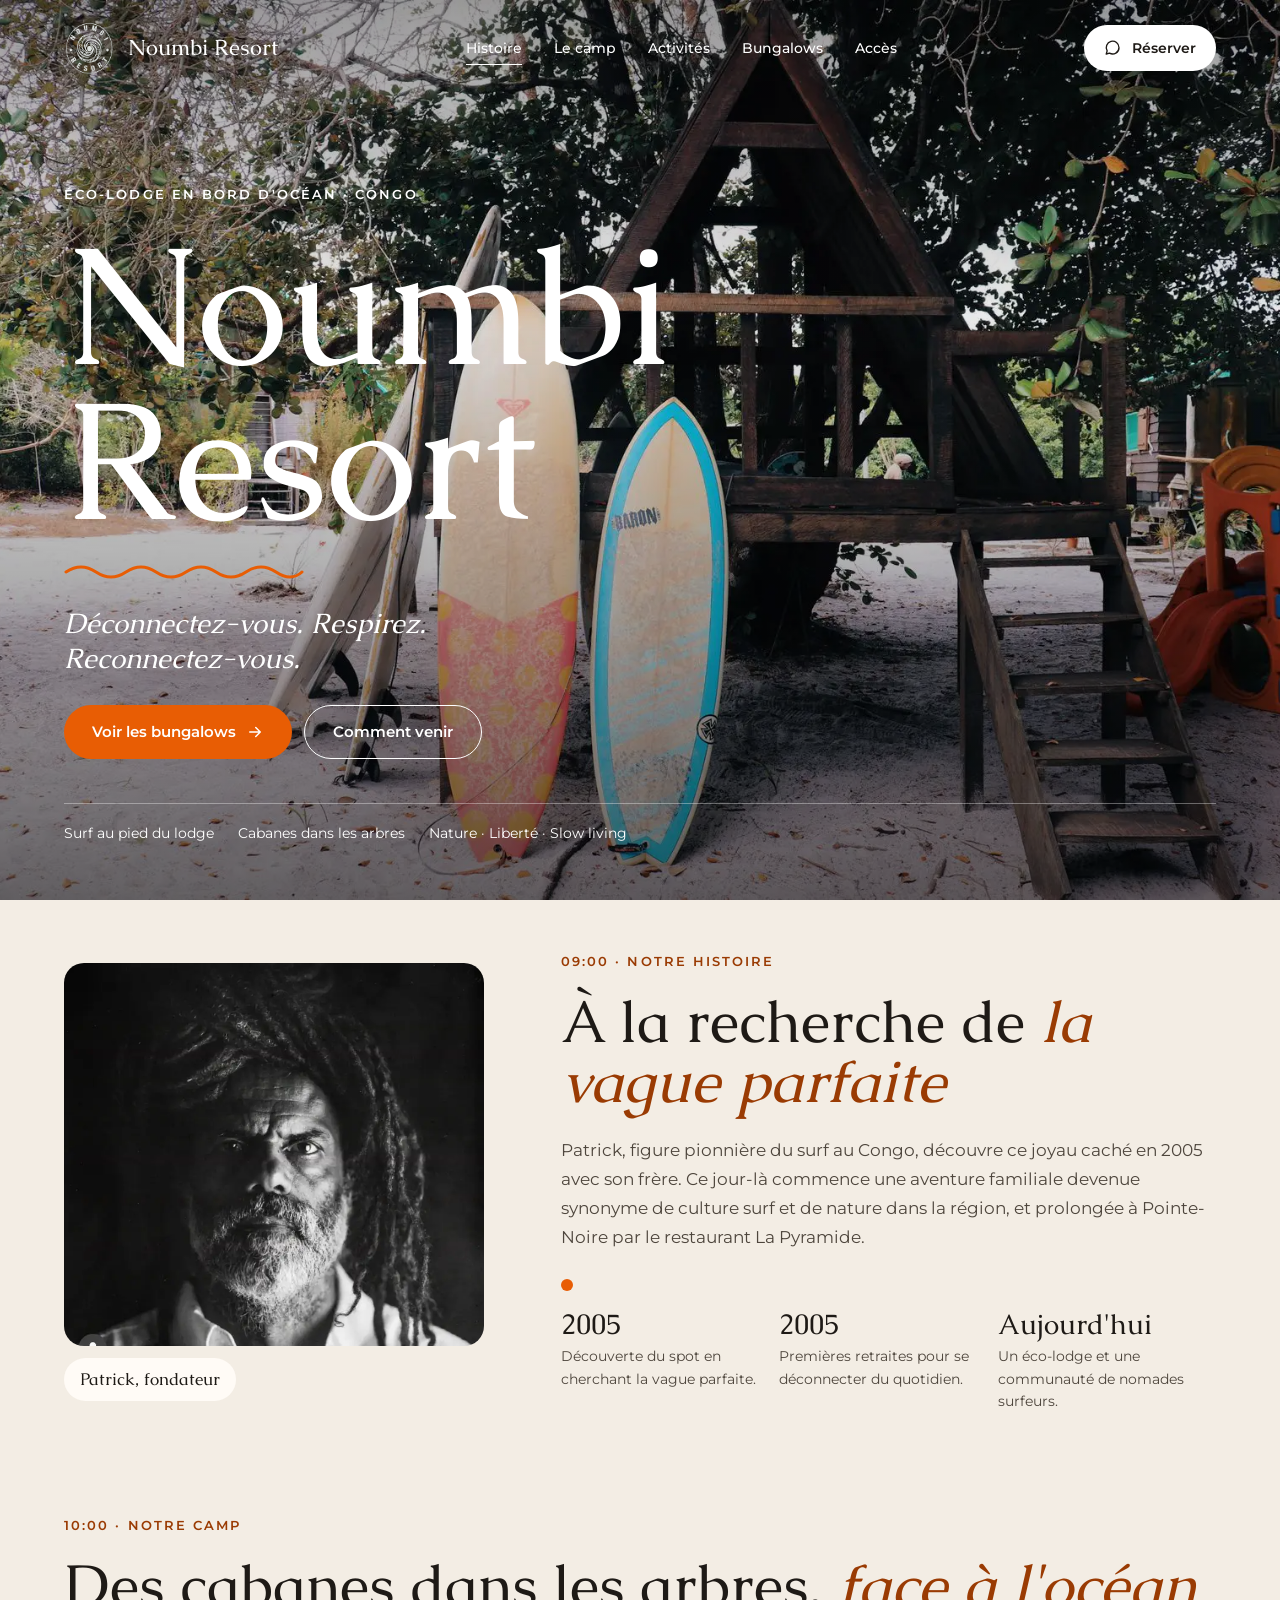
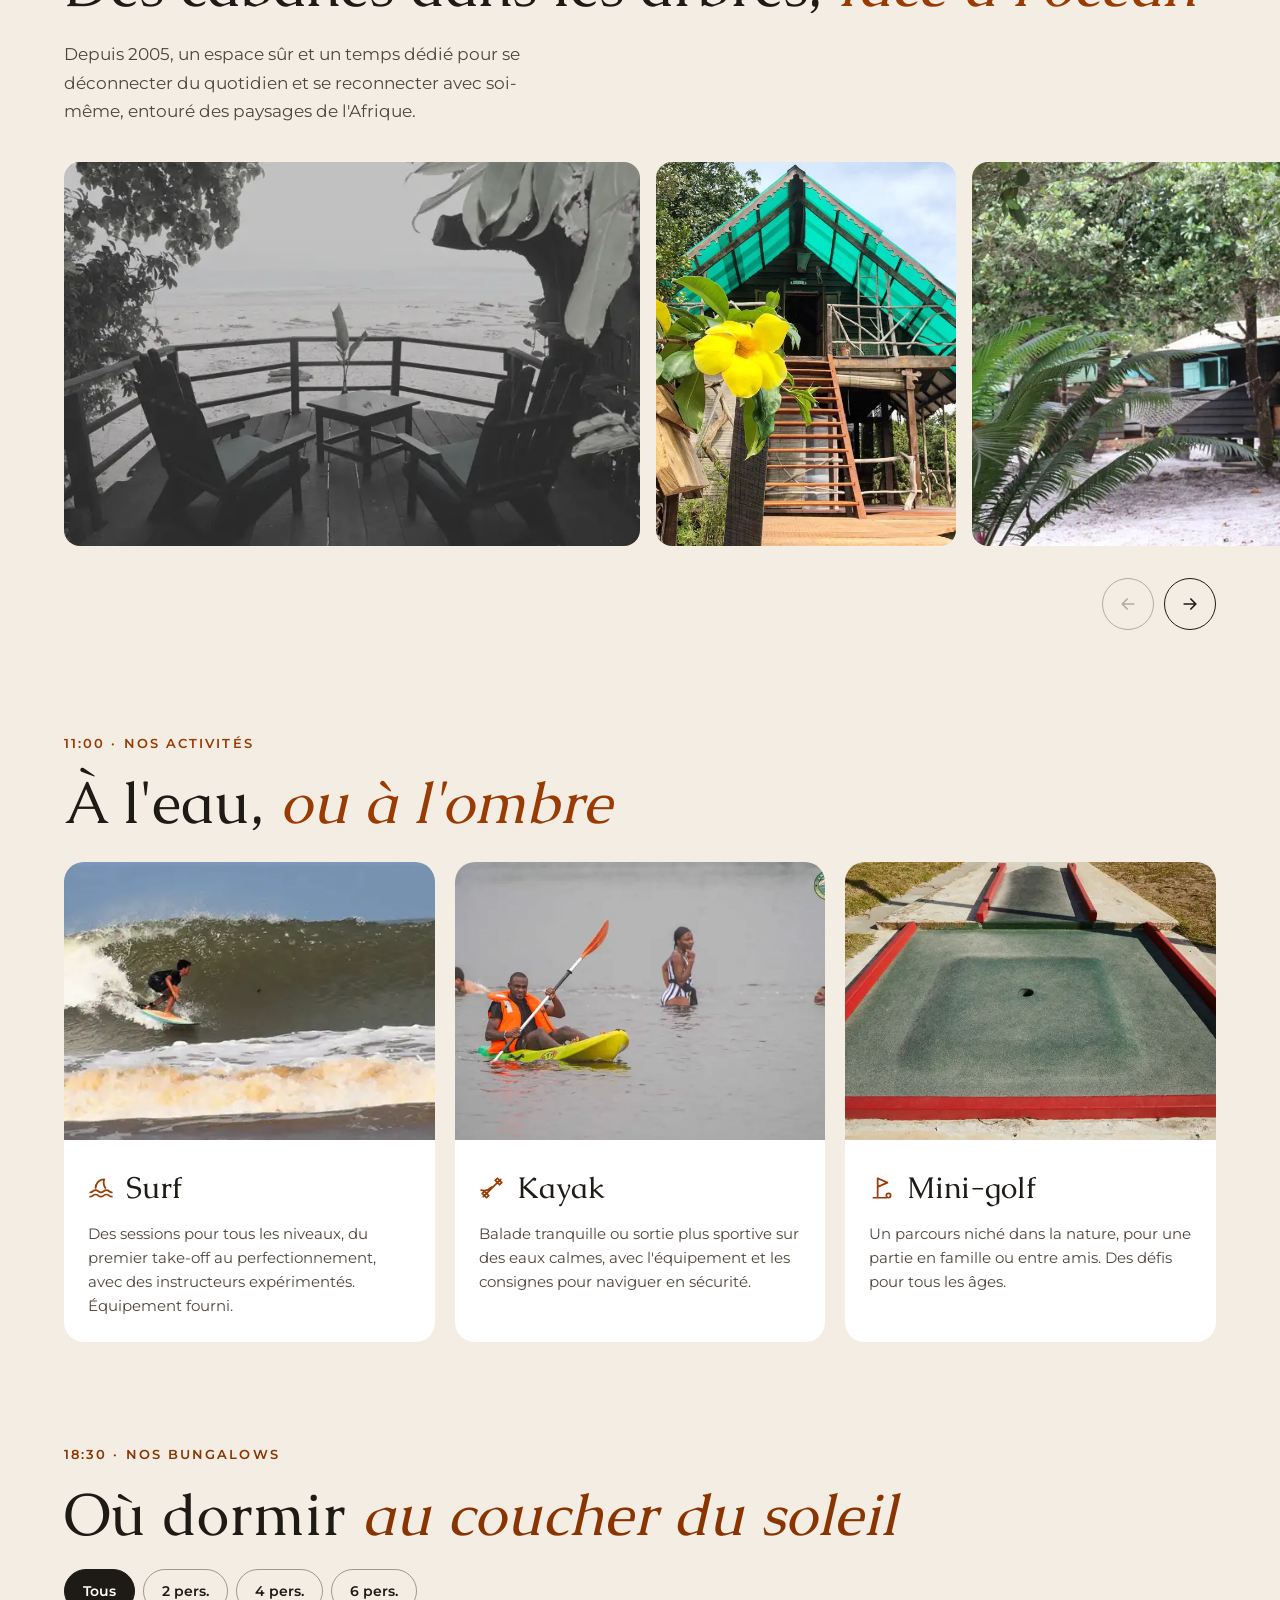
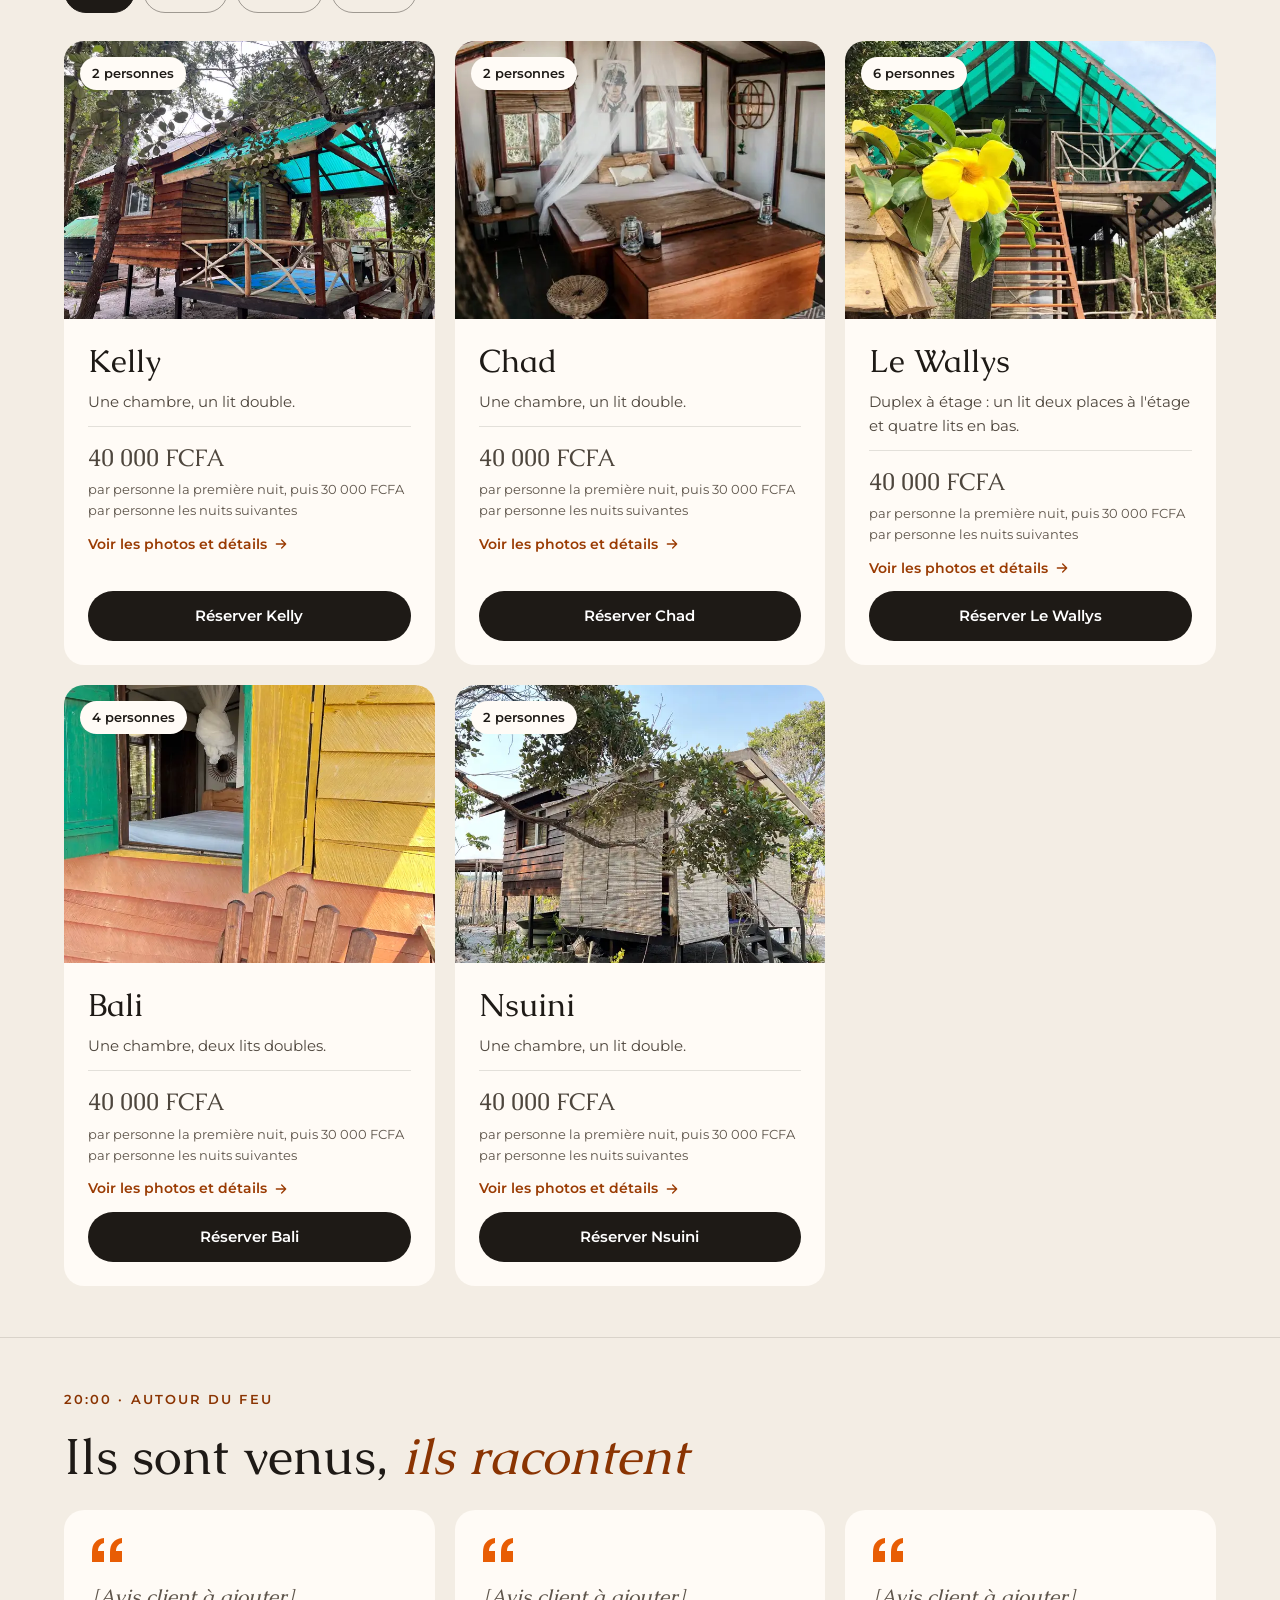
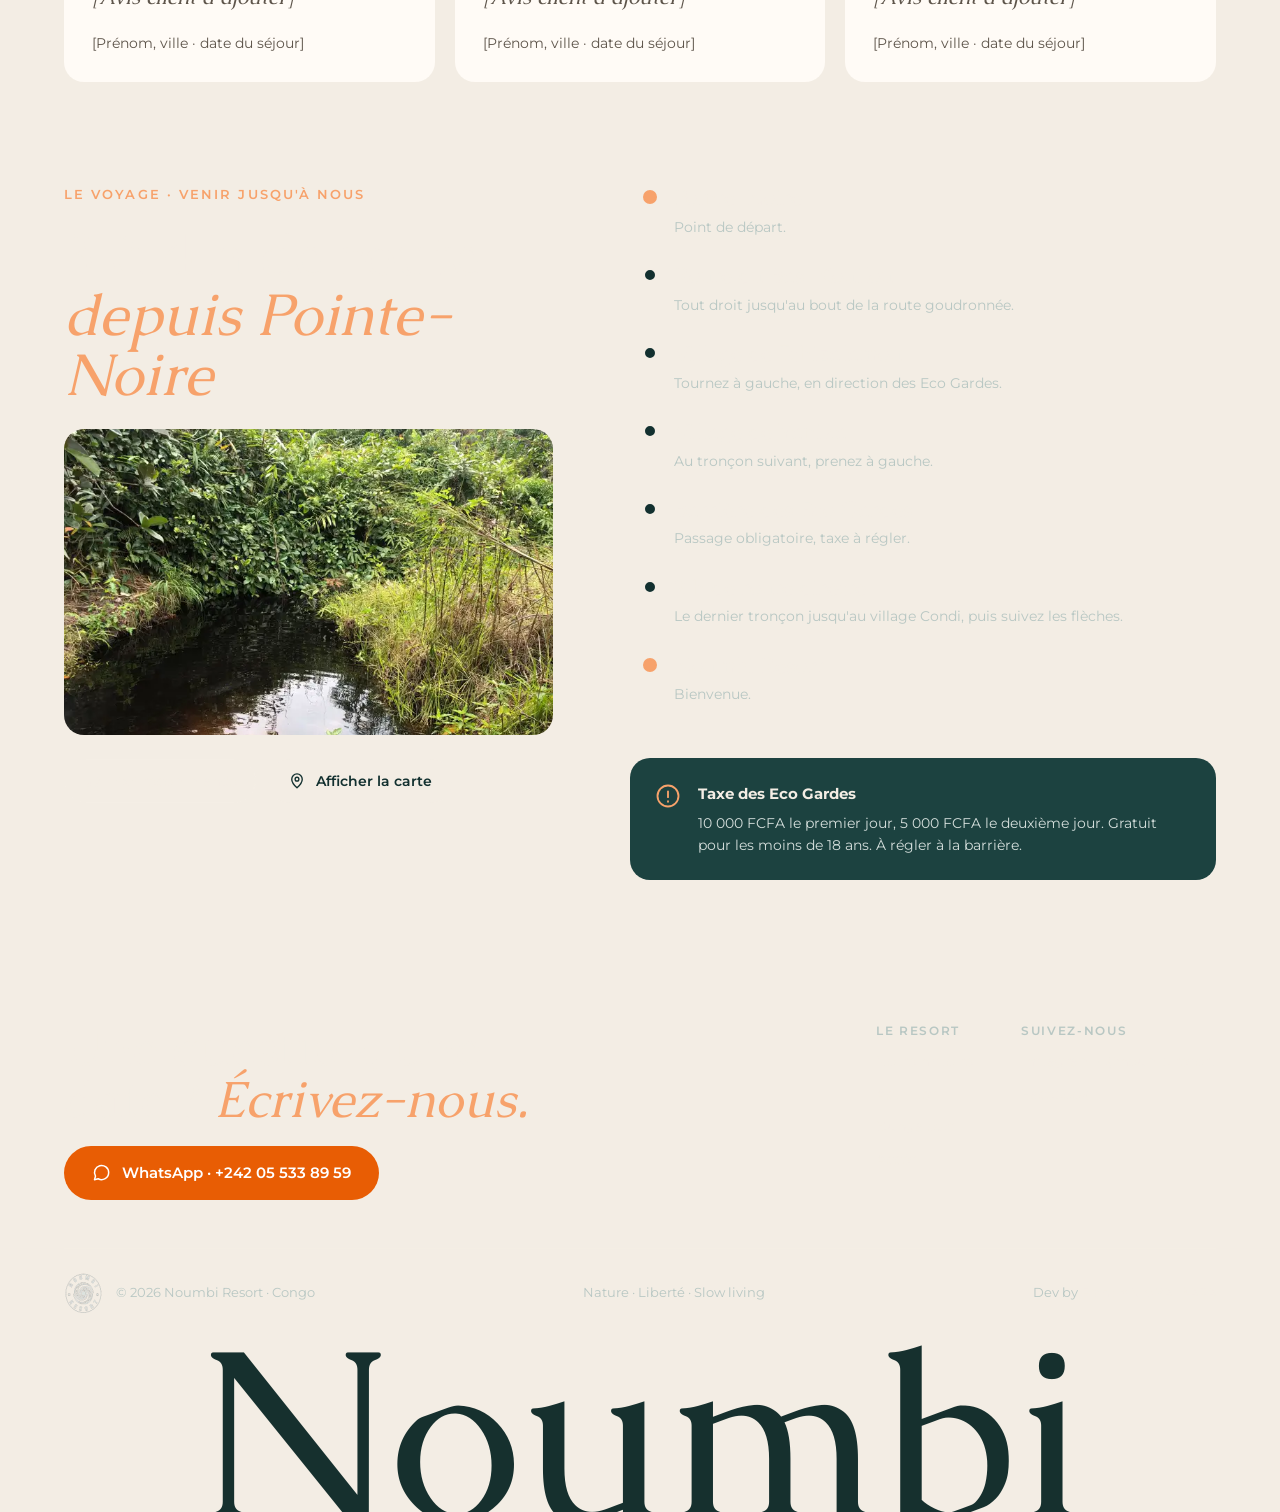
<file: index.html>
<!doctype html>
<html lang="fr">
<head>
  <meta charset="utf-8">
  <meta name="viewport" content="width=device-width, initial-scale=1">
  <title>Noumbi Resort · Éco-lodge et surf en bord d'océan, Congo</title>
  <meta name="description" content="Éco-lodge en bord d'océan au Congo, à 3 à 4 h de Pointe-Noire. Surf au pied du lodge, kayak, mini-golf et bungalows dans les arbres. Réservation sur WhatsApp.">
  <meta name="theme-color" content="#F3EDE4">
  <meta property="og:title" content="Noumbi Resort · Une retraite nomade en Afrique">
  <meta property="og:description" content="Déconnectez-vous. Respirez. Reconnectez-vous. Éco-lodge et spot de surf au Congo.">
  <meta property="og:image" content="https://francisnkwaibara.github.io/noumbi-resort/assets/img/og-image.jpg">
  <meta property="og:type" content="website">
  <link rel="icon" href="assets/img/favicon.png" type="image/png">
  <link rel="preconnect" href="https://fonts.googleapis.com">
  <link rel="preconnect" href="https://fonts.gstatic.com" crossorigin>
  <link rel="stylesheet" href="https://fonts.googleapis.com/css2?family=Caudex:ital,wght@0,400;0,700;1,400&family=Montserrat:wght@400;500;600&display=swap">
  <link rel="preload" as="image" href="assets/img/hero-surf-700.webp" media="(max-width: 899px)">
  <link rel="preload" as="image" href="assets/img/hero-surf.webp" media="(min-width: 900px)">
  <link rel="stylesheet" href="css/style.css?v=2026110101">
  <script>document.documentElement.classList.add('js')</script>
  <script src="js/main.js?v=2026110101" defer></script>
</head>
<body>
  <a class="skip" href="#contenu">Aller au contenu</a>

  <header class="site-header">
    <div class="wrap header-row">
      <a href="#top" class="brand">
        <img src="assets/img/logo-blanc.webp" alt="" width="52" height="52">
        <span>Noumbi Resort</span>
      </a>
      <nav class="nav" id="nav" aria-label="Navigation principale">
        <a href="#histoire">Histoire</a>
        <a href="#camp">Le camp</a>
        <a href="#activites">Activités</a>
        <a href="#bungalows">Bungalows</a>
        <a href="#acces">Accès</a>
      </nav>
      <a class="btn-pill btn-white header-cta" href="https://wa.me/242055338959" target="_blank" rel="noopener">
        <svg width="18" height="18" viewBox="0 0 24 24" fill="none" stroke="currentColor" stroke-width="1.8" stroke-linecap="round" stroke-linejoin="round" aria-hidden="true"><path d="M20 11.5a8.5 8.5 0 0 1-12.6 7.4L3 20l1.2-4.2A8.5 8.5 0 1 1 20 11.5z"/></svg>
        Réserver
      </a>
      <button class="menu-btn" type="button" aria-expanded="false" aria-controls="nav" aria-label="Ouvrir le menu">
        <span></span><span></span>
      </button>
    </div>
  </header>

  <main id="contenu">

    <!-- 06:30 · ACCUEIL -->
    <section id="top" class="hero" data-bg="#F3EDE4" aria-label="Accueil">
      <div class="hero-media" aria-hidden="true">
        <!--
          Option vidéo (desktop seulement, chargée par main.js) :
          ajouter data-video="assets/video/vagues.mp4" sur .hero-media
          (boucle muette de 5 s, moins de 1,5 Mo)
        -->
        <img src="assets/img/hero-surf.webp" srcset="assets/img/hero-surf-700.webp 700w, assets/img/hero-surf.webp 1600w" sizes="100vw" alt="" width="1600" height="1066" fetchpriority="high">
      </div>
      <div class="hero-scrim" aria-hidden="true"></div>
      <div class="wrap hero-content">
        <p class="eyebrow hero-in">Éco-lodge en bord d'océan · Congo</p>
        <h1 class="hero-title" aria-label="Noumbi Resort">
          <span class="word" aria-hidden="true">Noumbi</span>
          <span class="word" aria-hidden="true">Resort</span>
        </h1>
        <svg class="wave" viewBox="0 0 240 20" width="240" height="20" fill="none" aria-hidden="true"><path d="M2 10 Q 17 0 32 10 T 62 10 T 92 10 T 122 10 T 152 10 T 182 10 T 212 10 T 238 10" stroke="currentColor" stroke-width="3" stroke-linecap="round" pathLength="1"/></svg>
        <p class="hero-tagline hero-in">Déconnectez-vous. Respirez. Reconnectez-vous.</p>
        <div class="hero-actions hero-in">
          <a class="btn-pill btn-accent btn-lg" href="#bungalows">Voir les bungalows
            <svg width="18" height="18" viewBox="0 0 24 24" fill="none" stroke="currentColor" stroke-width="2" stroke-linecap="round" stroke-linejoin="round" aria-hidden="true"><path d="M5 12h14M13 6l6 6-6 6"/></svg>
          </a>
          <a class="btn-pill btn-outline-light btn-lg" href="#acces">Comment venir</a>
        </div>
        <ul class="hero-tags hero-in" role="list">
          <li>Surf au pied du lodge</li>
          <li>Cabanes dans les arbres</li>
          <li>Nature · Liberté · Slow living</li>
        </ul>
      </div>
    </section>

    <!-- 09:00 · HISTOIRE -->
    <section id="histoire" class="section" data-bg="#F3EDE4" aria-labelledby="h-histoire">
      <div class="wrap split">
        <figure class="patrick reveal">
          <img src="assets/img/patrick.webp" srcset="assets/img/patrick-700.webp 700w, assets/img/patrick.webp 1169w" sizes="(min-width: 900px) 420px, 300px" alt="Portrait de Patrick, fondateur de Noumbi Resort" width="1169" height="1066" loading="lazy">
          <figcaption>Patrick, fondateur</figcaption>
        </figure>
        <div class="split-text">
          <p class="kicker">09:00 · Notre histoire</p>
          <h2 id="h-histoire" class="h2 reveal">À la recherche de <em>la vague parfaite</em></h2>
          <p class="body reveal">Patrick, figure pionnière du surf au Congo, découvre ce joyau caché en 2005 avec son frère. Ce jour-là commence une aventure familiale devenue synonyme de culture surf et de nature dans la région, et prolongée à Pointe-Noire par le restaurant La Pyramide.</p>
          <ol class="timeline">
            <li class="is-first"><span class="year">2005</span><span>Découverte du spot en cherchant la vague parfaite.</span></li>
            <li><span class="year">2005</span><span>Premières retraites pour se déconnecter du quotidien.</span></li>
            <li><span class="year">Aujourd'hui</span><span>Un éco-lodge et une communauté de nomades surfeurs.</span></li>
          </ol>
        </div>
      </div>
    </section>

    <!-- 10:00 · CAMP -->
    <section id="camp" class="section section-white" data-bg="#FFFFFF" aria-labelledby="h-camp">
      <div class="wrap section-head">
        <div>
          <p class="kicker">10:00 · Notre camp</p>
          <h2 id="h-camp" class="h2 reveal">Des cabanes dans les arbres, <em>face à l'océan</em></h2>
        </div>
        <p class="body narrow reveal">Depuis 2005, un espace sûr et un temps dédié pour se déconnecter du quotidien et se reconnecter avec soi-même, entouré des paysages de l'Afrique.</p>
      </div>
      <div class="gallery-wrap">
        <div class="gallery" tabindex="0" aria-label="Galerie photos du camp, faire défiler horizontalement">
          <figure class="g-wide"><img src="assets/img/terrasse-700.webp" srcset="assets/img/terrasse-700.webp 700w, assets/img/terrasse.webp 1400w" sizes="(min-width: 900px) 660px, 85vw" alt="Terrasse en bois face à l'océan" loading="lazy"></figure>
          <figure class="g-tall"><img src="assets/img/cabane-arbre-700.webp" srcset="assets/img/cabane-arbre-700.webp 700w, assets/img/cabane-arbre.webp 1200w" sizes="(min-width: 900px) 345px, 220px" alt="Cabane perchée au toit vert" loading="lazy"></figure>
          <figure class="g-wide"><img src="assets/img/camp-700.webp" srcset="assets/img/camp-700.webp 700w, assets/img/camp.webp 1200w" sizes="(min-width: 900px) 660px, 85vw" alt="Bungalow sur le sable, sous les arbres" loading="lazy"></figure>
          <figure class="g-tall"><img src="assets/img/bungalow-couleurs-700.webp" srcset="assets/img/bungalow-couleurs-700.webp 700w, assets/img/bungalow-couleurs.webp 1200w" sizes="(min-width: 900px) 345px, 220px" alt="Fenêtre colorée d'un bungalow" loading="lazy"></figure>
          <figure class="g-wide"><img src="assets/img/chambre-700.webp" srcset="assets/img/chambre-700.webp 700w, assets/img/chambre.webp 1024w" sizes="(min-width: 900px) 660px, 85vw" alt="Chambre avec moustiquaire et bois naturel" loading="lazy"></figure>
          <figure class="g-tall"><img src="assets/img/cabane-sable-700.webp" srcset="assets/img/cabane-sable-700.webp 700w, assets/img/cabane-sable.webp 1200w" sizes="(min-width: 900px) 345px, 220px" alt="Cabane en bois sur pilotis" loading="lazy"></figure>
        </div>
        <div class="gallery-nav">
          <button type="button" class="round-btn" data-dir="-1" aria-label="Photos précédentes"><svg width="20" height="20" viewBox="0 0 24 24" fill="none" stroke="currentColor" stroke-width="2" stroke-linecap="round" stroke-linejoin="round" aria-hidden="true"><path d="M19 12H5M11 6l-6 6 6 6"/></svg></button>
          <button type="button" class="round-btn" data-dir="1" aria-label="Photos suivantes"><svg width="20" height="20" viewBox="0 0 24 24" fill="none" stroke="currentColor" stroke-width="2" stroke-linecap="round" stroke-linejoin="round" aria-hidden="true"><path d="M5 12h14M13 6l6 6-6 6"/></svg></button>
        </div>
      </div>
    </section>

    <!-- 11:00 · ACTIVITÉS -->
    <section id="activites" class="section" data-bg="#F3EDE4" aria-labelledby="h-activites">
      <div class="wrap">
        <div class="section-head">
          <div>
            <p class="kicker">11:00 · Nos activités</p>
            <h2 id="h-activites" class="h2 reveal">À l'eau, <em>ou à l'ombre</em></h2>
          </div>
        </div>
        <div class="cards-3">
          <article class="card reveal">
            <div class="card-media"><img src="assets/img/surf-700.webp" srcset="assets/img/surf-700.webp 700w, assets/img/surf.webp 1080w" sizes="(min-width: 1100px) 33vw, (min-width: 700px) 50vw, 100vw" alt="Surfeur dans le creux d'une vague à Noumbi" loading="lazy" width="1080" height="504" style="object-position: 30% center"></div>
            <div class="card-body">
              <h3><svg width="26" height="26" viewBox="0 0 24 24" fill="none" stroke="currentColor" stroke-width="1.6" stroke-linecap="round" stroke-linejoin="round" aria-hidden="true"><path d="M2 16c2.5 0 2.5-2 5-2s2.5 2 5 2 2.5-2 5-2 2.5 2 5 2M2 20c2.5 0 2.5-2 5-2s2.5 2 5 2 2.5-2 5-2 2.5 2 5 2M7 12c0-4 3-8 8-8-1 3-1 5 1 8"/></svg>Surf</h3>
              <p>Des sessions pour tous les niveaux, du premier take-off au perfectionnement, avec des instructeurs expérimentés. Équipement fourni.</p>
            </div>
          </article>
          <article class="card reveal">
            <div class="card-media"><img src="assets/img/kayak-700.webp" alt="Sortie en kayak à Noumbi" loading="lazy" width="700" height="466"></div>
            <div class="card-body">
              <h3><svg width="26" height="26" viewBox="0 0 24 24" fill="none" stroke="currentColor" stroke-width="1.6" stroke-linecap="round" stroke-linejoin="round" aria-hidden="true"><path d="M4 20 20 4M17 3l4 4-2 2-4-4zM3 17l4 4 2-2-4-4zM2 14c4 1 7 0 10-3"/></svg>Kayak</h3>
              <p>Balade tranquille ou sortie plus sportive sur des eaux calmes, avec l'équipement et les consignes pour naviguer en sécurité.</p>
            </div>
          </article>
          <article class="card reveal">
            <div class="card-media"><img src="assets/img/minigolf-700.webp" alt="Parcours de mini-golf du resort" loading="lazy" width="700" height="466"></div>
            <div class="card-body">
              <h3><svg width="26" height="26" viewBox="0 0 24 24" fill="none" stroke="currentColor" stroke-width="1.6" stroke-linecap="round" stroke-linejoin="round" aria-hidden="true"><path d="M8 21V3l9 4-9 4M4 21h12"/><circle cx="18" cy="19" r="2"/></svg>Mini-golf</h3>
              <p>Un parcours niché dans la nature, pour une partie en famille ou entre amis. Des défis pour tous les âges.</p>
            </div>
          </article>
        </div>
      </div>
    </section>

    <!-- 18:30 · BUNGALOWS -->
    <section id="bungalows" class="section section-sunset" data-bg="#F6DCC4" aria-labelledby="h-bungalows">
      <div class="wrap">
        <div class="section-head">
          <div>
            <p class="kicker">18:30 · Nos bungalows</p>
            <h2 id="h-bungalows" class="h2 reveal">Où dormir <em>au coucher du soleil</em></h2>
          </div>
          <div class="filters" role="group" aria-label="Filtrer par capacité">
            <button type="button" class="pill is-on" data-cap="all" aria-pressed="true">Tous</button>
            <button type="button" class="pill" data-cap="2" aria-pressed="false">2 pers.</button>
            <button type="button" class="pill" data-cap="4" aria-pressed="false">4 pers.</button>
            <button type="button" class="pill" data-cap="6" aria-pressed="false">6 pers.</button>
          </div>
        </div>

        <!--
          Toute la carte mène à la page du bungalow (bungalow.html?b=…).
          Les photos de la galerie se gèrent dans js/bungalows.js, la carte garde une seule photo.
        -->
        <ul class="bungalows" role="list">
          <li class="bungalow reveal" id="b-kelly" data-cap="2" data-name="Kelly">
            <div class="slides"><img src="assets/img/kelly-700.webp" alt="Bungalow Kelly" loading="lazy" width="700" height="526"></div>
            <span class="cap-badge">2 personnes</span>
            <div class="b-body">
              <h3><a class="b-link" href="bungalow.html?b=kelly">Kelly</a></h3>
              <p>Une chambre, un lit double.</p>
              <p class="price"><strong>40 000 FCFA</strong><span>par personne la première nuit, puis 30 000 FCFA par personne les nuits suivantes</span></p>
              <span class="b-see">Voir les photos et détails <svg width="16" height="16" viewBox="0 0 24 24" fill="none" stroke="currentColor" stroke-width="2" stroke-linecap="round" stroke-linejoin="round" aria-hidden="true"><path d="M5 12h14M13 6l6 6-6 6"/></svg></span>
              <a class="btn-pill btn-dark btn-block wa-book" href="https://wa.me/242055338959" target="_blank" rel="noopener">Réserver Kelly</a>
            </div>
          </li>
          <li class="bungalow reveal" id="b-chad" data-cap="2" data-name="Chad">
            <div class="slides"><img src="assets/img/chambre-700.webp" alt="Bungalow Chad" loading="lazy" width="700" height="466"></div>
            <span class="cap-badge">2 personnes</span>
            <div class="b-body">
              <h3><a class="b-link" href="bungalow.html?b=chad">Chad</a></h3>
              <p>Une chambre, un lit double.</p>
              <p class="price"><strong>40 000 FCFA</strong><span>par personne la première nuit, puis 30 000 FCFA par personne les nuits suivantes</span></p>
              <span class="b-see">Voir les photos et détails <svg width="16" height="16" viewBox="0 0 24 24" fill="none" stroke="currentColor" stroke-width="2" stroke-linecap="round" stroke-linejoin="round" aria-hidden="true"><path d="M5 12h14M13 6l6 6-6 6"/></svg></span>
              <a class="btn-pill btn-dark btn-block wa-book" href="https://wa.me/242055338959" target="_blank" rel="noopener">Réserver Chad</a>
            </div>
          </li>
          <li class="bungalow reveal" id="b-le-wallys" data-cap="6" data-name="Le Wallys">
            <div class="slides"><img src="assets/img/cabane-arbre-700.webp" alt="Bungalow Le Wallys" loading="lazy" width="700" height="700"></div>
            <span class="cap-badge">6 personnes</span>
            <div class="b-body">
              <h3><a class="b-link" href="bungalow.html?b=le-wallys">Le Wallys</a></h3>
              <p>Duplex à étage : un lit deux places à l'étage et quatre lits en bas.</p>
              <p class="price"><strong>40 000 FCFA</strong><span>par personne la première nuit, puis 30 000 FCFA par personne les nuits suivantes</span></p>
              <span class="b-see">Voir les photos et détails <svg width="16" height="16" viewBox="0 0 24 24" fill="none" stroke="currentColor" stroke-width="2" stroke-linecap="round" stroke-linejoin="round" aria-hidden="true"><path d="M5 12h14M13 6l6 6-6 6"/></svg></span>
              <a class="btn-pill btn-dark btn-block wa-book" href="https://wa.me/242055338959" target="_blank" rel="noopener">Réserver Le Wallys</a>
            </div>
          </li>
          <li class="bungalow reveal" id="b-bali" data-cap="4" data-name="Bali">
            <div class="slides"><img src="assets/img/bungalow-couleurs-700.webp" alt="Bungalow Bali" loading="lazy" width="700" height="933"></div>
            <span class="cap-badge">4 personnes</span>
            <div class="b-body">
              <h3><a class="b-link" href="bungalow.html?b=bali">Bali</a></h3>
              <p>Une chambre, deux lits doubles.</p>
              <p class="price"><strong>40 000 FCFA</strong><span>par personne la première nuit, puis 30 000 FCFA par personne les nuits suivantes</span></p>
              <span class="b-see">Voir les photos et détails <svg width="16" height="16" viewBox="0 0 24 24" fill="none" stroke="currentColor" stroke-width="2" stroke-linecap="round" stroke-linejoin="round" aria-hidden="true"><path d="M5 12h14M13 6l6 6-6 6"/></svg></span>
              <a class="btn-pill btn-dark btn-block wa-book" href="https://wa.me/242055338959" target="_blank" rel="noopener">Réserver Bali</a>
            </div>
          </li>
          <li class="bungalow reveal" id="b-nsuini" data-cap="2" data-name="Nsuini">
            <div class="slides"><img src="assets/img/cabane-sable-700.webp" alt="Bungalow Nsuini" loading="lazy" width="700" height="933"></div>
            <span class="cap-badge">2 personnes</span>
            <div class="b-body">
              <h3><a class="b-link" href="bungalow.html?b=nsuini">Nsuini</a></h3>
              <p>Une chambre, un lit double.</p>
              <p class="price"><strong>40 000 FCFA</strong><span>par personne la première nuit, puis 30 000 FCFA par personne les nuits suivantes</span></p>
              <span class="b-see">Voir les photos et détails <svg width="16" height="16" viewBox="0 0 24 24" fill="none" stroke="currentColor" stroke-width="2" stroke-linecap="round" stroke-linejoin="round" aria-hidden="true"><path d="M5 12h14M13 6l6 6-6 6"/></svg></span>
              <a class="btn-pill btn-dark btn-block wa-book" href="https://wa.me/242055338959" target="_blank" rel="noopener">Réserver Nsuini</a>
            </div>
          </li>
        </ul>
      </div>
    </section>

    <!-- 20:00 · AVIS -->
    <section class="section section-sunset section-line" data-bg="#F6DCC4" aria-labelledby="h-avis">
      <div class="wrap">
        <div class="section-head">
          <div>
            <p class="kicker">20:00 · Autour du feu</p>
            <h2 id="h-avis" class="h2 h2-sm reveal">Ils sont venus, <em>ils racontent</em></h2>
          </div>
        </div>
        <!-- À REMPLACER : 3 vrais avis (Google, Facebook, messages), avec l'accord des clients -->
        <div class="cards-3">
          <figure class="review reveal">
            <svg width="32" height="24" viewBox="0 0 32 24" fill="currentColor" aria-hidden="true"><path d="M0 24V14C0 6 4 1 12 0v5c-4 1-6 4-6 8h6v11zm18 0V14c0-8 4-13 12-14v5c-4 1-6 4-6 8h6v11z"/></svg>
            <blockquote>[Avis client à ajouter]</blockquote>
            <figcaption>[Prénom, ville · date du séjour]</figcaption>
          </figure>
          <figure class="review reveal">
            <svg width="32" height="24" viewBox="0 0 32 24" fill="currentColor" aria-hidden="true"><path d="M0 24V14C0 6 4 1 12 0v5c-4 1-6 4-6 8h6v11zm18 0V14c0-8 4-13 12-14v5c-4 1-6 4-6 8h6v11z"/></svg>
            <blockquote>[Avis client à ajouter]</blockquote>
            <figcaption>[Prénom, ville · date du séjour]</figcaption>
          </figure>
          <figure class="review reveal">
            <svg width="32" height="24" viewBox="0 0 32 24" fill="currentColor" aria-hidden="true"><path d="M0 24V14C0 6 4 1 12 0v5c-4 1-6 4-6 8h6v11zm18 0V14c0-8 4-13 12-14v5c-4 1-6 4-6 8h6v11z"/></svg>
            <blockquote>[Avis client à ajouter]</blockquote>
            <figcaption>[Prénom, ville · date du séjour]</figcaption>
          </figure>
        </div>
      </div>
    </section>

    <!-- 21:00 · ACCÈS -->
    <section id="acces" class="section section-night" data-bg="#12302F" aria-labelledby="h-acces">
      <div class="wrap split split-top">
        <div class="acces-side">
          <p class="kicker">Le voyage · Venir jusqu'à nous</p>
          <h2 id="h-acces" class="h2 reveal">3 à 4 h de route <em>depuis Pointe-Noire</em></h2>
          <!--
            Carte chargée uniquement au clic (économise les données).
            À VÉRIFIER : la carte du site Bubble pointait près de Brazzaville.
            Remplacer la requête par les coordonnées exactes du resort, ex. q=-3.9,11.4
          -->
          <div class="map" data-map-src="https://www.google.com/maps?q=Noumbi+Resort+Congo&amp;z=11&amp;output=embed">
            <img src="assets/img/riviere-700.webp" srcset="assets/img/riviere-700.webp 700w, assets/img/riviere.webp 1200w" sizes="(min-width: 900px) 600px, 100vw" alt="Rivière bordée de végétation sur la route du resort" loading="lazy" width="700" height="525">
          </div>
          <div class="acces-actions">
            <span class="chip">
              <svg width="20" height="20" viewBox="0 0 24 24" fill="none" stroke="currentColor" stroke-width="1.6" stroke-linecap="round" stroke-linejoin="round" aria-hidden="true"><path d="M3 15v-4l2-5h11l3 5h2v4h-2M3 15h2M9 15h6"/><circle cx="7" cy="16" r="2"/><circle cx="17" cy="16" r="2"/></svg>
              4x4 recommandé
            </span>
            <button type="button" class="btn-pill btn-sand map-btn">
              <svg width="18" height="18" viewBox="0 0 24 24" fill="none" stroke="currentColor" stroke-width="1.8" stroke-linecap="round" stroke-linejoin="round" aria-hidden="true"><path d="M12 21s-7-6.2-7-11.5a7 7 0 0 1 14 0C19 14.8 12 21 12 21z"/><circle cx="12" cy="9.5" r="2.5"/></svg>
              Afficher la carte
            </button>
          </div>
        </div>
        <div class="acces-main">
          <ol class="route">
            <li class="is-end"><strong>Pointe-Noire</strong><span>Point de départ.</span></li>
            <li><strong>Route du Bas-Kouilou</strong><span>Tout droit jusqu'au bout de la route goudronnée.</span></li>
            <li><strong>Village de Tchizalamou</strong><span>Tournez à gauche, en direction des Eco Gardes.</span></li>
            <li><strong>Village de Yanika</strong><span>Au tronçon suivant, prenez à gauche.</span></li>
            <li><strong>Barrière des Eco Gardes</strong><span>Passage obligatoire, taxe à régler.</span></li>
            <li><strong>2 h de route directe</strong><span>Le dernier tronçon jusqu'au village Condi, puis suivez les flèches.</span></li>
            <li class="is-end"><strong>Noumbi Resort</strong><span>Bienvenue.</span></li>
          </ol>
          <div class="notice reveal">
            <svg width="28" height="28" viewBox="0 0 24 24" fill="none" stroke="currentColor" stroke-width="1.6" stroke-linecap="round" stroke-linejoin="round" aria-hidden="true"><circle cx="12" cy="12" r="9"/><path d="M12 8v5M12 16.5v.5"/></svg>
            <div>
              <strong>Taxe des Eco Gardes</strong>
              <p>10 000 FCFA le premier jour, 5 000 FCFA le deuxième jour. Gratuit pour les moins de 18 ans. À régler à la barrière.</p>
            </div>
          </div>
        </div>
      </div>
    </section>
  </main>

  <!-- NUIT · CONTACT -->
  <footer class="site-footer" data-bg="#0C2221">
    <div class="wrap">
      <div class="foot-top">
        <div class="foot-cta">
          <h2 class="h2 h2-sm">Une question, une date ? <em>Écrivez-nous.</em></h2>
          <a class="btn-pill btn-accent btn-lg" href="https://wa.me/242055338959" target="_blank" rel="noopener">
            <svg width="20" height="20" viewBox="0 0 24 24" fill="none" stroke="currentColor" stroke-width="1.8" stroke-linecap="round" stroke-linejoin="round" aria-hidden="true"><path d="M20 11.5a8.5 8.5 0 0 1-12.6 7.4L3 20l1.2-4.2A8.5 8.5 0 1 1 20 11.5z"/></svg>
            WhatsApp · +242 05 533 89 59
          </a>
        </div>
        <div class="foot-cols">
          <div>
            <h3>Le resort</h3>
            <a href="#histoire">Notre histoire</a>
            <a href="#activites">Activités</a>
            <a href="#bungalows">Bungalows</a>
            <a href="#acces">Accès</a>
          </div>
          <div>
            <h3>Suivez-nous</h3>
            <a href="https://www.instagram.com/noumbiresort/" target="_blank" rel="noopener">Instagram · @noumbiresort</a>
            <a href="https://www.facebook.com/Noumbi-Resort-2183032765297582/" target="_blank" rel="noopener">Facebook</a>
          </div>
        </div>
      </div>
      <div class="foot-bottom">
        <div class="foot-brand"><img src="assets/img/logo-blanc.webp" alt="" width="40" height="40" loading="lazy"><span>© <span data-year>2026</span> Noumbi Resort · Congo</span></div>
        <span>Nature · Liberté · Slow living</span>
        <span class="foot-credit">Dev by <a href="https://francisnkwaibara.github.io" target="_blank" rel="noopener">Francis NKWA IBARA</a></span>
      </div>
      <p class="foot-word" aria-hidden="true">Noumbi</p>
    </div>
  </footer>

  <a class="wa-float" href="https://wa.me/242055338959" target="_blank" rel="noopener" aria-label="Écrire à Noumbi Resort sur WhatsApp">
    <svg width="26" height="26" viewBox="0 0 24 24" fill="none" stroke="currentColor" stroke-width="1.8" stroke-linecap="round" stroke-linejoin="round" aria-hidden="true"><path d="M20 11.5a8.5 8.5 0 0 1-12.6 7.4L3 20l1.2-4.2A8.5 8.5 0 1 1 20 11.5z"/></svg>
  </a>
</body>
</html>
</file>
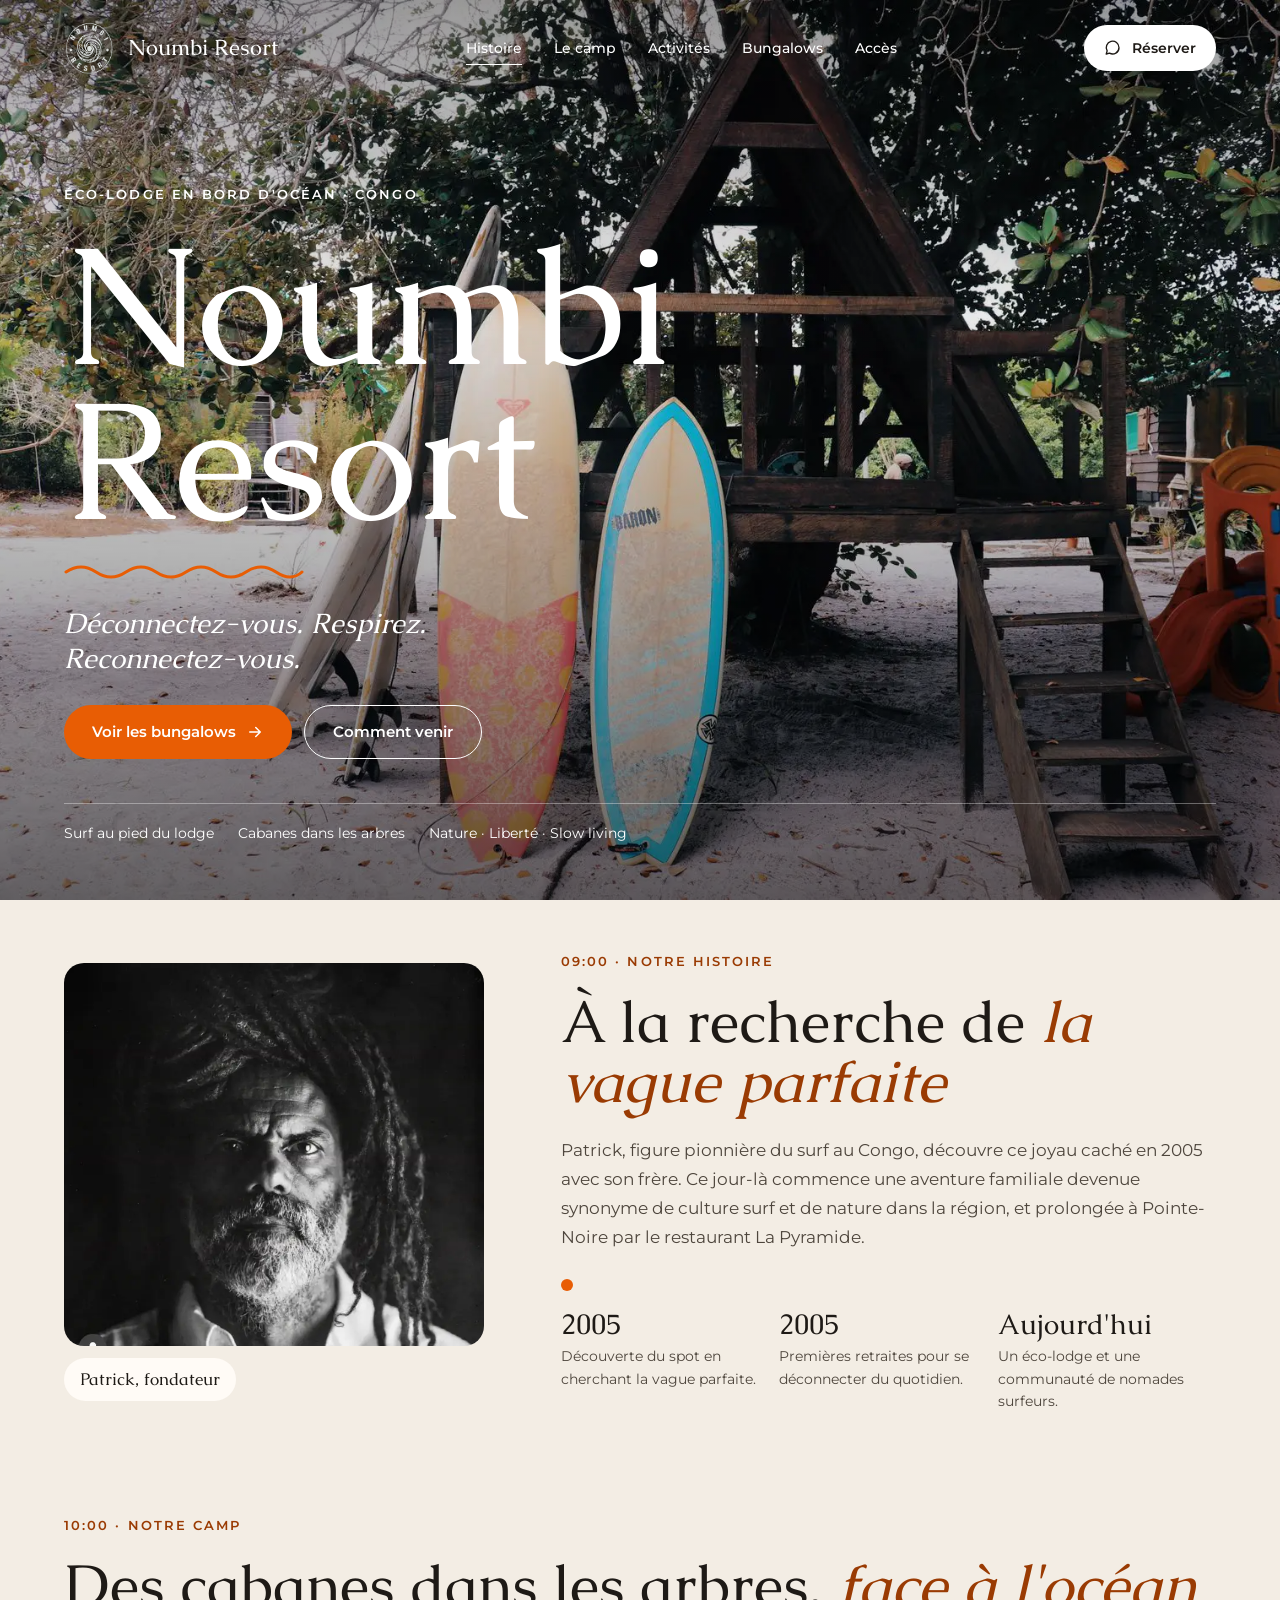
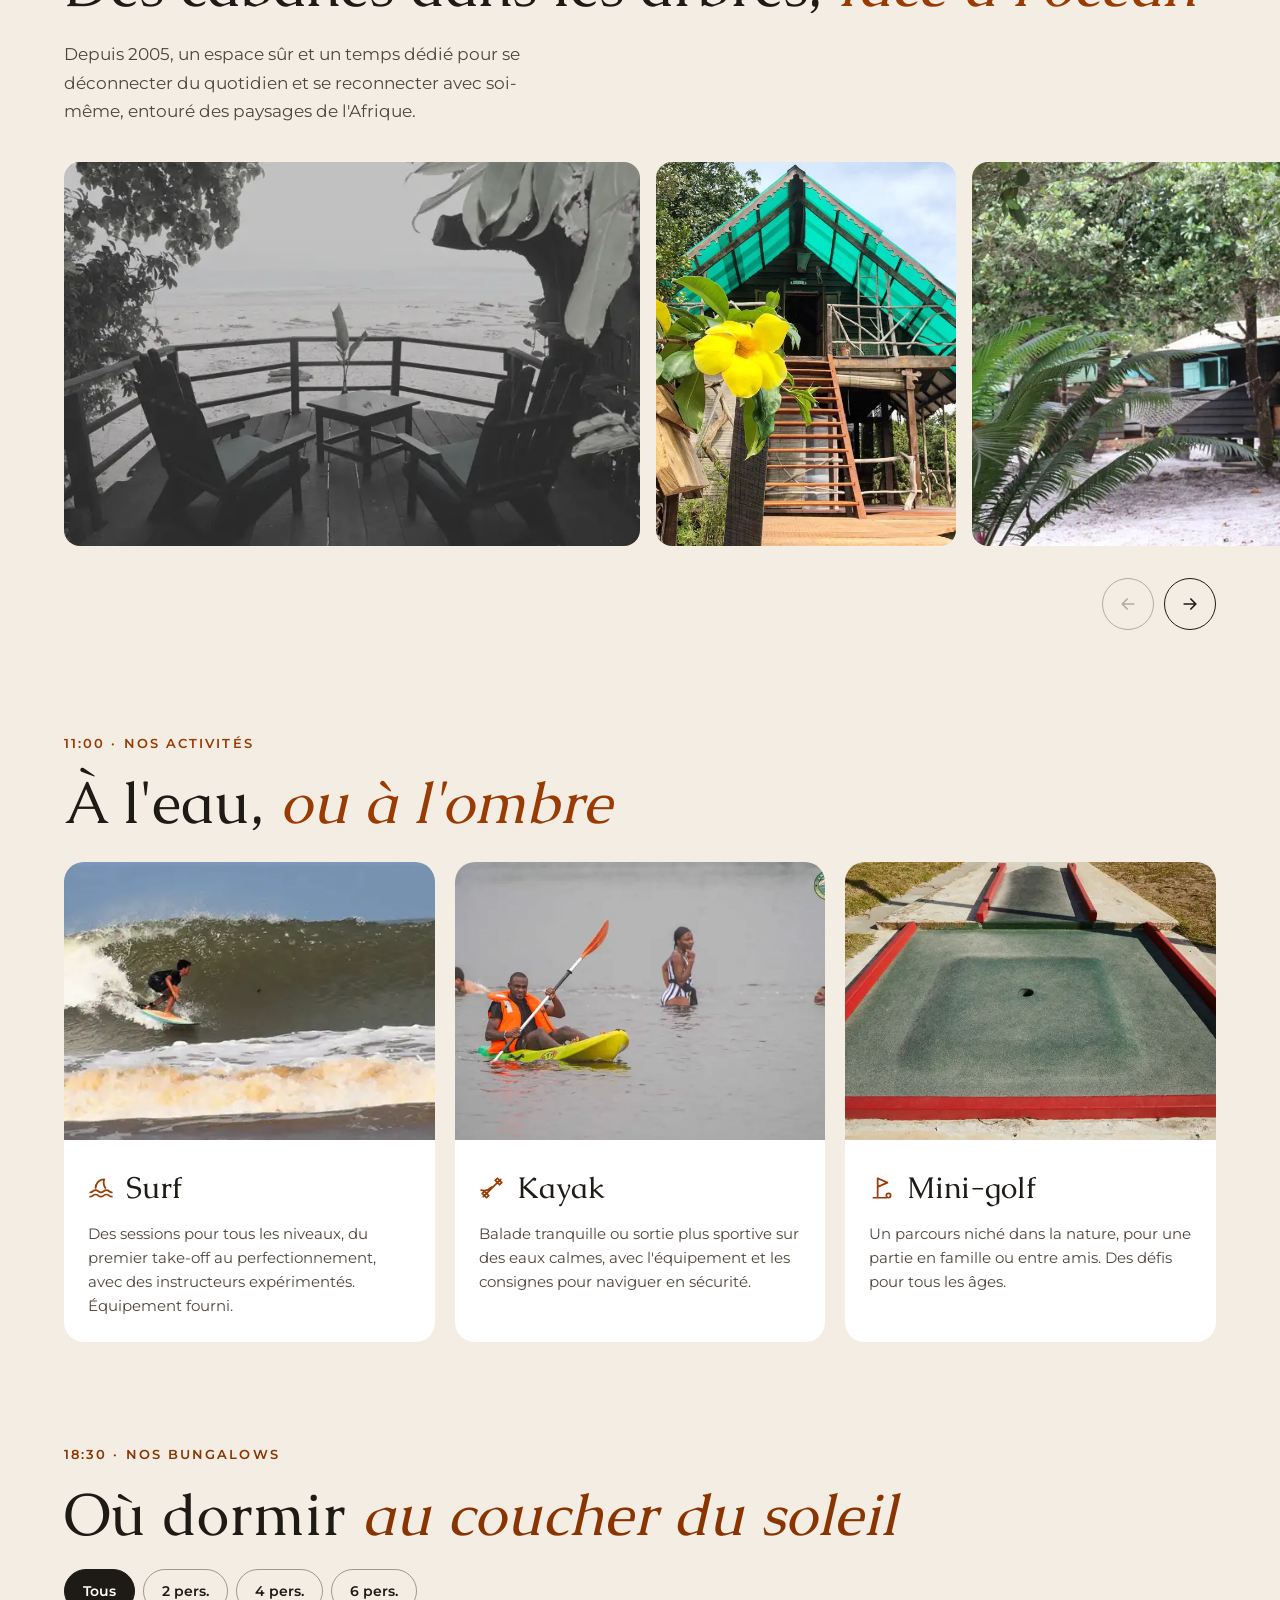
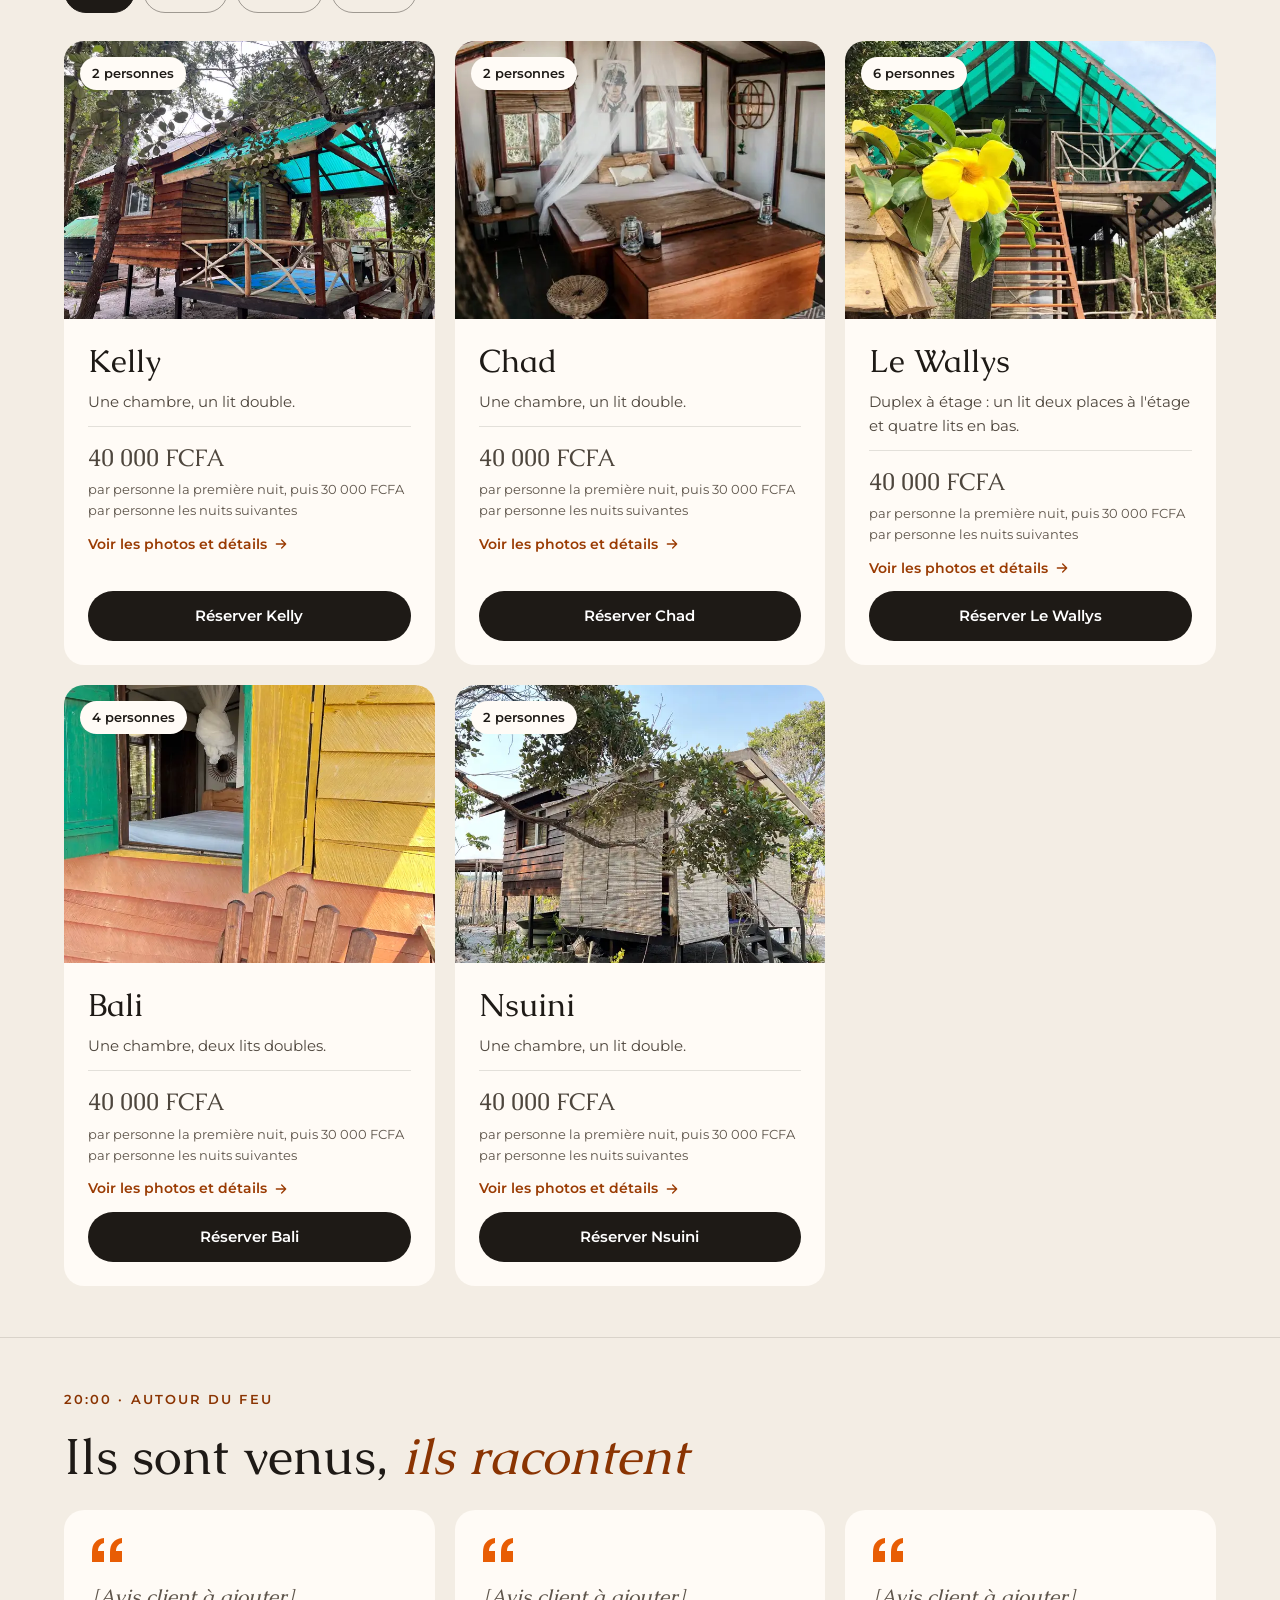
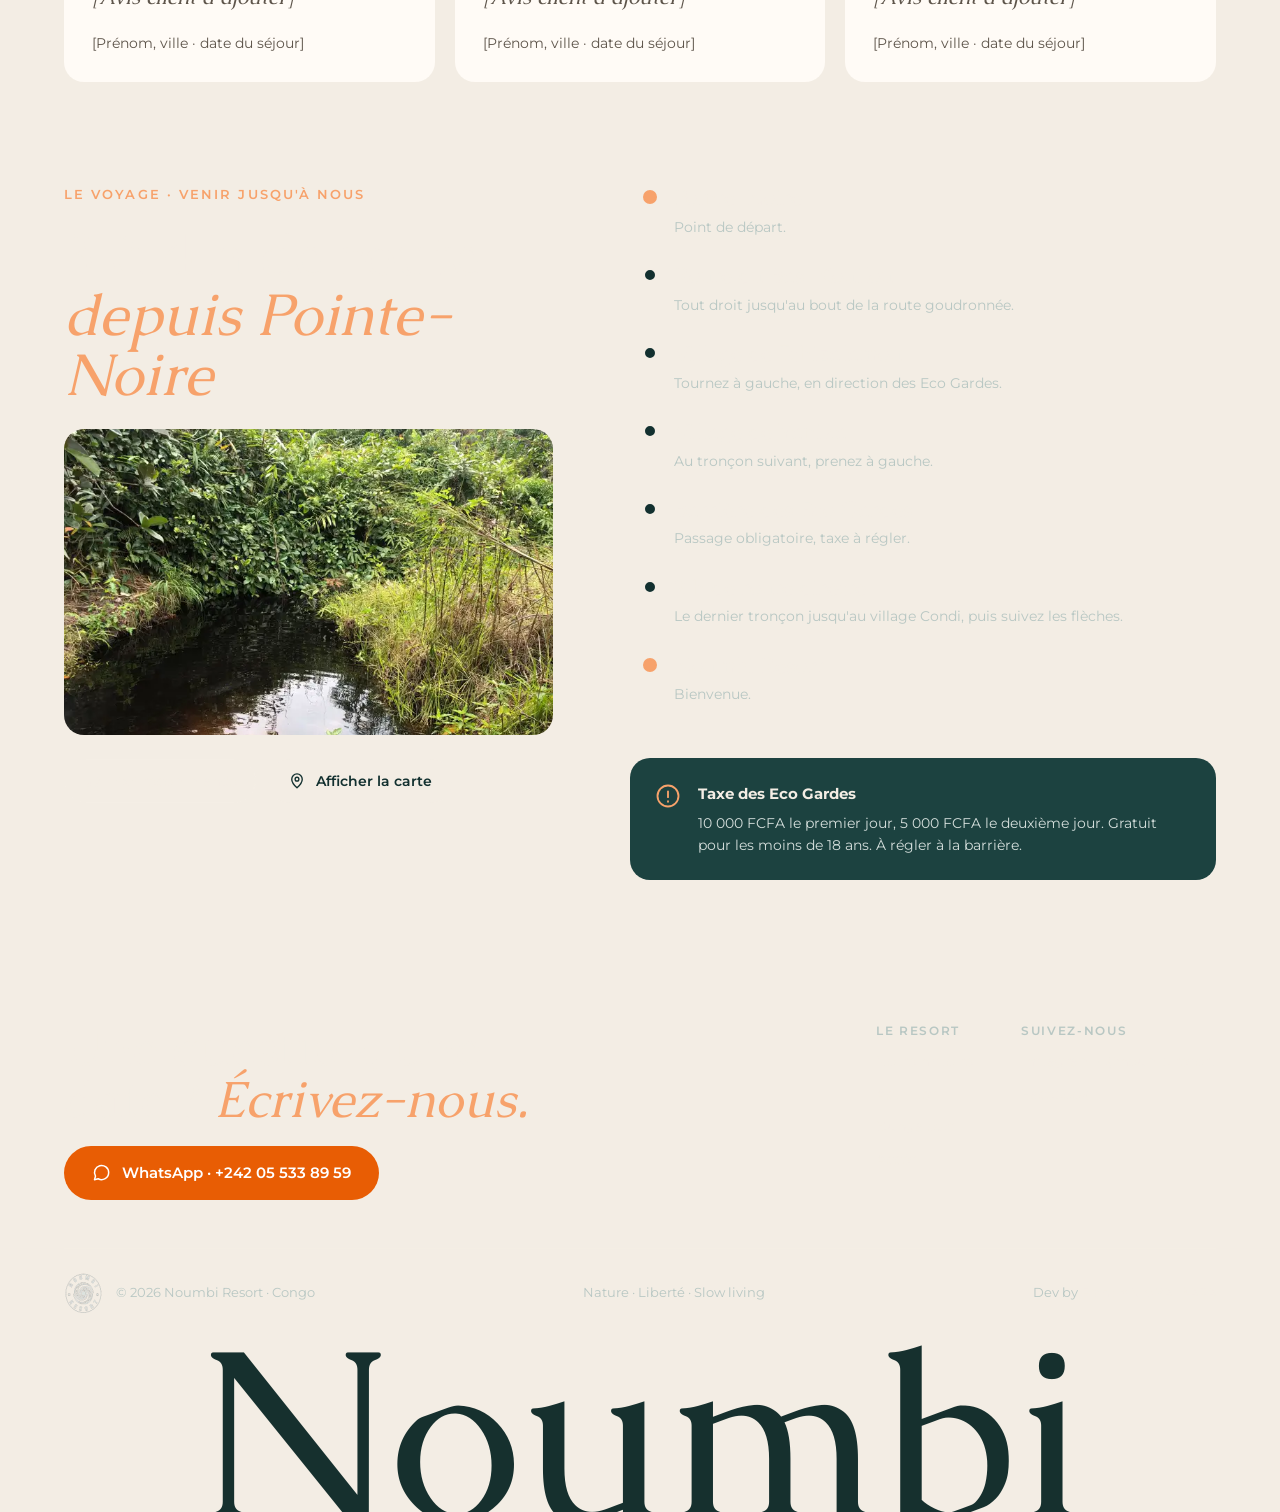
<file: bungalow.html>
<!doctype html>
<html lang="fr">
<head>
  <meta charset="utf-8">
  <meta name="viewport" content="width=device-width, initial-scale=1">
  <title>Bungalow · Noumbi Resort</title>
  <meta name="description" content="Bungalows de Noumbi Resort, éco-lodge en bord d'océan au Congo. Photos, couchage et tarifs. Réservation sur WhatsApp.">
  <meta name="theme-color" content="#F3EDE4">
  <meta property="og:title" content="Les bungalows de Noumbi Resort">
  <meta property="og:description" content="Cabanes dans les arbres et bungalows face à l'océan, au Congo. Réservation sur WhatsApp.">
  <meta property="og:image" content="https://francisnkwaibara.github.io/noumbi-resort/assets/img/og-image.jpg">
  <meta property="og:type" content="website">
  <link rel="icon" href="assets/img/favicon.png" type="image/png">
  <link rel="preconnect" href="https://fonts.googleapis.com">
  <link rel="preconnect" href="https://fonts.gstatic.com" crossorigin>
  <link rel="stylesheet" href="https://fonts.googleapis.com/css2?family=Caudex:ital,wght@0,400;0,700;1,400&family=Montserrat:wght@400;500;600&display=swap">
  <link rel="stylesheet" href="css/style.css?v=2026110101">
  <script>document.documentElement.classList.add('js')</script>
  <!-- bungalows.js puis bungalow.js remplissent la page avant que main.js n'ajoute les interactions -->
  <script src="js/bungalows.js?v=2026110101" defer></script>
  <script src="js/bungalow.js?v=2026110101" defer></script>
  <script src="js/main.js?v=2026110101" defer></script>
</head>
<body class="page-bungalow">
  <a class="skip" href="#contenu">Aller au contenu</a>

  <header class="site-header is-scrolled">
    <div class="wrap header-row">
      <a href="index.html" class="brand">
        <img src="assets/img/logo-blanc.webp" alt="" width="52" height="52">
        <span>Noumbi Resort</span>
      </a>
      <nav class="nav" id="nav" aria-label="Navigation principale">
        <a href="index.html#histoire">Histoire</a>
        <a href="index.html#camp">Le camp</a>
        <a href="index.html#activites">Activités</a>
        <a href="index.html#bungalows" class="is-active">Bungalows</a>
        <a href="index.html#acces">Accès</a>
      </nav>
      <a class="btn-pill btn-white header-cta" href="https://wa.me/242055338959" target="_blank" rel="noopener">
        <svg width="18" height="18" viewBox="0 0 24 24" fill="none" stroke="currentColor" stroke-width="1.8" stroke-linecap="round" stroke-linejoin="round" aria-hidden="true"><path d="M20 11.5a8.5 8.5 0 0 1-12.6 7.4L3 20l1.2-4.2A8.5 8.5 0 1 1 20 11.5z"/></svg>
        Réserver
      </a>
      <button class="menu-btn" type="button" aria-expanded="false" aria-controls="nav" aria-label="Ouvrir le menu">
        <span></span><span></span>
      </button>
    </div>
  </header>

  <main id="contenu" class="b-page">
    <div class="wrap">
      <a class="back-link" href="index.html#bungalows">
        <svg width="18" height="18" viewBox="0 0 24 24" fill="none" stroke="currentColor" stroke-width="2" stroke-linecap="round" stroke-linejoin="round" aria-hidden="true"><path d="M19 12H5M11 6l-6 6 6 6"/></svg>
        Tous les bungalows
      </a>

      <noscript>
        <p class="body">Cette page a besoin de JavaScript pour afficher le bungalow. <a href="index.html#bungalows">Voir tous les bungalows</a>.</p>
      </noscript>

      <!-- Contenu rempli par js/bungalow.js à partir de js/bungalows.js -->
      <article class="b-detail" hidden>
        <div class="b-gallery">
          <div class="b-stage">
            <div class="b-slider" tabindex="0" aria-roledescription="carrousel" aria-label="Photos du bungalow, faire défiler horizontalement"></div>
            <button type="button" class="round-btn b-arrow b-prev" aria-label="Photo précédente"><svg width="20" height="20" viewBox="0 0 24 24" fill="none" stroke="currentColor" stroke-width="2" stroke-linecap="round" stroke-linejoin="round" aria-hidden="true"><path d="M19 12H5M11 6l-6 6 6 6"/></svg></button>
            <button type="button" class="round-btn b-arrow b-next" aria-label="Photo suivante"><svg width="20" height="20" viewBox="0 0 24 24" fill="none" stroke="currentColor" stroke-width="2" stroke-linecap="round" stroke-linejoin="round" aria-hidden="true"><path d="M5 12h14M13 6l6 6-6 6"/></svg></button>
            <span class="b-count" aria-live="polite"></span>
            <div class="dots b-dots"></div>
          </div>
          <div class="b-thumbs"></div>
        </div>

        <div class="b-info">
          <p class="kicker">18:30 · Bungalow</p>
          <h1 class="h2 b-name"></h1>
          <span class="cap-badge b-cap"></span>
          <p class="body b-summary"></p>
          <dl class="b-facts"></dl>
          <p class="price b-price"><strong></strong><span></span></p>
          <a class="btn-pill btn-accent btn-block wa-book" href="https://wa.me/242055338959" target="_blank" rel="noopener">
            <svg width="20" height="20" viewBox="0 0 24 24" fill="none" stroke="currentColor" stroke-width="1.8" stroke-linecap="round" stroke-linejoin="round" aria-hidden="true"><path d="M20 11.5a8.5 8.5 0 0 1-12.6 7.4L3 20l1.2-4.2A8.5 8.5 0 1 1 20 11.5z"/></svg>
            <span class="b-book-label">Réserver sur WhatsApp</span>
          </a>
          <p class="b-hint">Le message WhatsApp est prérempli, il suffit d'ajouter vos dates et le nombre de personnes.</p>
        </div>

        <!-- Barre de réservation fixe en bas de l'écran (mobile) -->
        <div class="b-bar">
          <p class="price b-price"><strong></strong><span></span></p>
          <a class="btn-pill btn-accent wa-book" href="https://wa.me/242055338959" target="_blank" rel="noopener">Réserver</a>
        </div>
      </article>
    </div>

    <section class="section" aria-labelledby="h-savoir">
      <div class="wrap">
        <div class="section-head">
          <h2 id="h-savoir" class="h2 h2-sm reveal">À savoir <em>avant de venir</em></h2>
        </div>
        <div class="cards-3">
          <div class="info-card reveal">
            <h3>Accès</h3>
            <p>3 à 4 h de route depuis Pointe-Noire. 4x4 recommandé.</p>
            <a href="index.html#acces">Voir l'itinéraire</a>
          </div>
          <div class="info-card reveal">
            <h3>Taxe des Eco Gardes</h3>
            <p>10 000 FCFA le premier jour, 5 000 FCFA le deuxième jour. Gratuit pour les moins de 18 ans. À régler à la barrière.</p>
          </div>
          <div class="info-card reveal">
            <h3>Sur place</h3>
            <p>Surf au pied du lodge, kayak et mini-golf.</p>
            <a href="index.html#activites">Voir les activités</a>
          </div>
        </div>
      </div>
    </section>

    <section class="section" aria-labelledby="h-autres">
      <div class="wrap">
        <div class="section-head">
          <h2 id="h-autres" class="h2 h2-sm reveal">Les autres <em>bungalows</em></h2>
        </div>
        <ul class="b-mini-list" role="list"></ul>
      </div>
    </section>
  </main>

  <footer class="site-footer">
    <div class="wrap">
      <div class="foot-top">
        <div class="foot-cta">
          <h2 class="h2 h2-sm">Une question, une date ? <em>Écrivez-nous.</em></h2>
          <a class="btn-pill btn-accent btn-lg" href="https://wa.me/242055338959" target="_blank" rel="noopener">
            <svg width="20" height="20" viewBox="0 0 24 24" fill="none" stroke="currentColor" stroke-width="1.8" stroke-linecap="round" stroke-linejoin="round" aria-hidden="true"><path d="M20 11.5a8.5 8.5 0 0 1-12.6 7.4L3 20l1.2-4.2A8.5 8.5 0 1 1 20 11.5z"/></svg>
            WhatsApp · +242 05 533 89 59
          </a>
        </div>
        <div class="foot-cols">
          <div>
            <h3>Le resort</h3>
            <a href="index.html#histoire">Notre histoire</a>
            <a href="index.html#activites">Activités</a>
            <a href="index.html#bungalows">Bungalows</a>
            <a href="index.html#acces">Accès</a>
          </div>
          <div>
            <h3>Suivez-nous</h3>
            <a href="https://www.instagram.com/noumbiresort/" target="_blank" rel="noopener">Instagram · @noumbiresort</a>
            <a href="https://www.facebook.com/Noumbi-Resort-2183032765297582/" target="_blank" rel="noopener">Facebook</a>
          </div>
        </div>
      </div>
      <div class="foot-bottom">
        <div class="foot-brand"><img src="assets/img/logo-blanc.webp" alt="" width="40" height="40" loading="lazy"><span>© <span data-year>2026</span> Noumbi Resort · Congo</span></div>
        <span>Nature · Liberté · Slow living</span>
        <span class="foot-credit">Dev by <a href="https://francisnkwaibara.github.io" target="_blank" rel="noopener">Francis NKWA IBARA</a></span>
      </div>
      <p class="foot-word" aria-hidden="true">Noumbi</p>
    </div>
  </footer>
</body>
</html>
</file>
<file: css/style.css>
/* =========================================================
   Noumbi Resort · « une journée à Noumbi »
   Mobile d'abord. Desktop à partir de 900px.
   ========================================================= */

:root {
  --sand: #F3EDE4;
  --white: #FFFFFF;
  --sunset: #F6DCC4;
  --card-warm: #FFFBF6;
  --night: #12302F;
  --night-deep: #0C2221;
  --night-card: #1C4240;

  --ink: #1E1A16;
  --ink-soft: #4E463D;
  --ink-mute: #5E554B;
  --light: #F3EDE4;
  --light-mute: #B8C7C3;

  --accent: #E85D04;          /* orange Noumbi : boutons, graphismes, grands titres */
  --accent-text: #9A3B03;     /* orange foncé : petits textes sur fond clair (contraste AA) */
  --accent-night: #F7A26B;    /* orange clair : textes sur fond nuit */

  --f-title: 'Caudex', Georgia, serif;
  --f-body: 'Montserrat', system-ui, sans-serif;

  --gutter: 20px;
  --section-y: 28px;
  --radius: 20px;
  --ease: cubic-bezier(.2, .8, .2, 1);
}
@media (min-width: 900px) {
  :root { --gutter: clamp(40px, 5vw, 72px); --section-y: clamp(48px, 4vw, 56px); }
}

/* ---------- Base ---------- */
*, *::before, *::after { box-sizing: border-box; }
html { scroll-behavior: smooth; -webkit-text-size-adjust: 100%; }
body {
  margin: 0;
  background: var(--sand);
  color: var(--ink);
  font-family: var(--f-body);
  font-size: 16px;
  line-height: 1.6;
  -webkit-font-smoothing: antialiased;
  overflow-x: hidden;
}
img, svg, video, iframe { display: block; max-width: 100%; }
a { color: inherit; }
h1, h2, h3, p, ol, ul, figure, blockquote { margin: 0; }
ol, ul { padding: 0; list-style: none; }
button { font: inherit; color: inherit; }
:focus-visible { outline: 2px solid var(--accent); outline-offset: 3px; }
.wrap { max-width: 1440px; margin: 0 auto; padding-inline: var(--gutter); }
.skip { position: absolute; left: 16px; top: -60px; z-index: 100; background: var(--ink); color: #fff; padding: 12px 16px; border-radius: 8px; }
.skip:focus { top: 16px; }

/* ---------- Typo ---------- */
.kicker {
  font-size: 13px; font-weight: 600; letter-spacing: .16em; text-transform: uppercase;
  color: var(--accent-text); margin-bottom: 20px;
}
.h2 { font-family: var(--f-title); font-weight: 400; font-size: clamp(38px, 4.6vw, 68px); line-height: 1.02; }
.h2-sm { font-size: clamp(34px, 4vw, 56px); }
.h2 em { color: var(--accent-text); }
.body { font-size: 17px; line-height: 1.7; color: var(--ink-soft); }
.narrow { max-width: 460px; }
.eyebrow { font-size: 13px; font-weight: 600; letter-spacing: .16em; text-transform: uppercase; }

/* ---------- Boutons ---------- */
.btn-pill {
  display: inline-flex; align-items: center; justify-content: center; gap: 10px;
  height: 46px; padding: 0 20px; border-radius: 999px; border: 0; cursor: pointer;
  font-size: 14px; font-weight: 600; text-decoration: none; white-space: nowrap;
  transition: transform .25s var(--ease), background-color .25s, color .25s;
}
.btn-pill:active { transform: scale(.97); }
.btn-lg { height: 54px; padding: 0 28px; font-size: 15px; }
.btn-block { display: flex; width: 100%; height: 50px; font-size: 15px; }
.btn-accent { background: var(--accent); color: #fff; }
.btn-accent:hover { background: #C94F02; }
.btn-accent svg { transition: transform .3s var(--ease); }
.btn-accent:hover svg { transform: translateX(4px); }
.btn-white { background: #fff; color: var(--ink); }
.btn-dark { background: var(--ink); color: #fff; }
.btn-dark:hover { background: var(--accent-text); }
.btn-sand { background: var(--light); color: var(--night); height: 44px; }
.btn-outline-light { border: 1.5px solid #fff; color: #fff; }
.btn-outline-light:hover { background: #fff; color: var(--ink); }

/* ---------- En-tête ---------- */
.site-header {
  position: fixed; inset: 0 0 auto; z-index: 50; color: #fff;
  transition: background-color .35s, color .35s, box-shadow .35s, transform .4s var(--ease);
}
.site-header.is-scrolled { background: rgba(243, 237, 228, .92); color: var(--ink); box-shadow: 0 1px 0 rgba(30, 26, 22, .08); backdrop-filter: blur(10px); -webkit-backdrop-filter: blur(10px); }
.site-header.is-hidden { transform: translateY(-100%); }
.header-row { display: flex; align-items: center; justify-content: space-between; gap: 16px; height: 72px; }
.brand { display: flex; align-items: center; gap: 10px; text-decoration: none; font-family: var(--f-title); font-size: 20px; }
.brand img { width: 42px; height: 42px; transition: filter .35s; }
.is-scrolled .brand img { filter: invert(1); }
.nav { display: none; }
.header-cta { display: none; }
.menu-btn {
  width: 48px; height: 48px; border-radius: 50%; border: 1.5px solid currentColor; background: transparent; cursor: pointer;
  display: flex; flex-direction: column; align-items: center; justify-content: center; gap: 6px;
}
.menu-btn span { width: 18px; height: 2px; background: currentColor; transition: transform .3s var(--ease); }
.menu-btn[aria-expanded="true"] span:first-child { transform: translateY(4px) rotate(45deg); }
.menu-btn[aria-expanded="true"] span:last-child { transform: translateY(-4px) rotate(-45deg); }

/* Menu mobile */
@media (max-width: 899px) {
  .nav {
    display: flex; flex-direction: column; position: fixed; inset: 72px 12px auto; padding: 12px;
    background: var(--sand); color: var(--ink); border-radius: var(--radius);
    box-shadow: 0 20px 40px rgba(0, 0, 0, .18);
    opacity: 0; transform: translateY(-8px); pointer-events: none; visibility: hidden;
    transition: opacity .25s, transform .3s var(--ease), visibility .3s;
  }
  .nav.is-open { opacity: 1; transform: none; pointer-events: auto; visibility: visible; }
  .nav a { padding: 14px 16px; font-family: var(--f-title); font-size: 24px; text-decoration: none; border-radius: 12px; }
  .nav a:hover { background: #fff; }
}
@media (min-width: 900px) {
  .header-row { height: 96px; }
  .brand img { width: 52px; height: 52px; }
  .brand { font-size: 22px; gap: 12px; }
  .nav { display: flex; gap: 32px; font-size: 14px; font-weight: 500; }
  .nav a { text-decoration: none; position: relative; padding: 6px 0; }
  .nav a::after { content: ""; position: absolute; left: 0; right: 0; bottom: 0; height: 1.5px; background: currentColor; transform: scaleX(0); transform-origin: right; transition: transform .35s var(--ease); }
  .nav a:hover::after, .nav a.is-active::after { transform: scaleX(1); transform-origin: left; }
  .header-cta { display: inline-flex; }
  .is-scrolled .header-cta { background: var(--ink); color: #fff; }
  .menu-btn { display: none; }
}

/* ---------- 06:30 · Accueil ---------- */
.hero { position: relative; min-height: 100svh; display: flex; color: #fff; background: #2A2620; overflow: hidden; }
.hero-media { position: absolute; inset: 0; }
.hero-media img, .hero-media video { width: 100%; height: 100%; object-fit: cover; object-position: center 55%; }
.hero-media video { position: absolute; inset: 0; opacity: 0; transition: opacity 1s; }
.hero-media.is-playing video { opacity: 1; }
.hero-scrim { position: absolute; inset: 0; background: linear-gradient(180deg, rgba(0,0,0,.4) 0%, rgba(0,0,0,.08) 35%, rgba(0,0,0,.6) 100%); }
.hero-content {
  position: relative; z-index: 1; width: 100%;
  display: flex; flex-direction: column; justify-content: flex-end; gap: 20px;
  padding-top: 120px; padding-bottom: 40px;
}
.hero-title { font-family: var(--f-title); font-weight: 400; font-size: clamp(64px, 18vw, 168px); line-height: .92; letter-spacing: -.01em; }
.hero-title .word { display: block; }
.hero-title .char { display: inline-block; }
.wave { color: var(--accent); width: 200px; height: auto; }
.hero-tagline { max-width: 520px; font-family: var(--f-title); font-style: italic; font-size: clamp(22px, 2.2vw, 30px); line-height: 1.25; }
.hero-actions { display: flex; flex-wrap: wrap; gap: 12px; margin-top: 4px; }
.hero-tags { display: flex; flex-wrap: wrap; gap: 6px 24px; margin-top: 20px; padding-top: 18px; border-top: 1px solid rgba(255,255,255,.35); font-size: 14px; }
@media (max-width: 599px) {
  .hero-actions .btn-pill { flex: 1 1 100%; }
}
@media (min-width: 900px) {
  .hero { min-height: max(760px, 100svh); }
  .hero-content { padding-bottom: 56px; gap: 24px; }
  .wave { width: 240px; }
}

/* ---------- Sections ---------- */
.section { padding-block: var(--section-y); }
.section-white { background: var(--white); }
.section-sunset { background: var(--sunset); }
.section-sunset .kicker, .section-sunset .h2 em { color: #8A3402; }
.section-line { border-top: 1px solid rgba(30, 26, 22, .12); }
.section-night { background: var(--night); color: var(--light); }
.section-night .kicker, .section-night .h2 em { color: var(--accent-night); }
.section-head { display: flex; flex-wrap: wrap; justify-content: space-between; align-items: flex-end; gap: 24px 64px; margin-bottom: 28px; }

/* Fond qui change au fil de la journée : main.js pose .bg-sync sur <html>,
   les sections deviennent transparentes et c'est le fond du body qui fond d'une couleur à l'autre. */
.bg-sync body { transition: background-color .9s ease; }
.bg-sync main > .section, .bg-sync .section-white, .bg-sync .section-sunset, .bg-sync .section-night { background: transparent; }

/* ---------- 09:00 · Histoire ---------- */
.split { display: flex; flex-direction: column; gap: 28px; }
/* Photo affichée entière (format d'origine), légende sous l'image pour ne rien cacher */
.patrick { max-width: 300px; width: 100%; margin-inline: auto; display: flex; flex-direction: column; align-items: flex-start; gap: 12px; }
.patrick img { width: 100%; height: auto; border-radius: var(--radius); }
.patrick figcaption { background: var(--card-warm); padding: 8px 16px; border-radius: 999px; font-family: var(--f-title); font-size: 17px; }
.split-text { display: flex; flex-direction: column; gap: 24px; }
.split-text .kicker { margin-bottom: -4px; }

.timeline { position: relative; display: grid; grid-template-columns: 1fr; margin-top: 8px; }
.timeline::before {
  content: ""; position: absolute; background: var(--ink);
  left: 5px; top: 6px; bottom: 6px; width: 2px;
  transform-origin: top; transform: scaleY(var(--progress, 1));
}
.timeline li { position: relative; display: flex; flex-direction: column; gap: 4px; padding: 0 0 24px 32px; font-size: 14px; color: var(--ink-soft); }
.timeline li::before {
  content: ""; position: absolute; left: 0; top: 6px; width: 12px; height: 12px; border-radius: 50%;
  background: var(--ink); transform: scale(var(--dot, 1)); transition: transform .4s var(--ease);
}
.timeline li.is-first::before { background: var(--accent); }
.timeline .year { font-family: var(--f-title); font-size: 28px; color: var(--ink); line-height: 1.2; }
@media (min-width: 900px) {
  .split { flex-direction: row; align-items: center; gap: clamp(48px, 6vw, 88px); }
  .patrick { flex: 0 1 420px; max-width: 420px; margin-inline: 0; }
  .split-text { flex: 1.3 1 0; }
  .timeline { grid-template-columns: repeat(3, 1fr); border-top: 0; }
  .timeline::before { left: 0; right: 0; top: 0; bottom: auto; width: auto; height: 2px; transform-origin: left; transform: scaleX(var(--progress, 1)); }
  .timeline li { padding: 24px 16px 0 0; }
  .timeline li::before { top: -5px; }
}

/* ---------- 10:00 · Camp (galerie) ---------- */
.gallery-wrap { position: relative; }
.gallery {
  display: flex; gap: 16px; overflow-x: auto; scroll-snap-type: x mandatory; scroll-padding-inline: var(--gutter);
  padding: 8px var(--gutter) 24px; scrollbar-width: none; overscroll-behavior-x: contain;
}
.gallery::-webkit-scrollbar { display: none; }
.gallery figure { flex: 0 0 auto; height: clamp(280px, 30vw, 440px); scroll-snap-align: start; overflow: hidden; border-radius: 16px; }
.g-wide { aspect-ratio: 1.5; }
.g-tall { aspect-ratio: .78; }
.gallery img { width: 100%; height: 100%; object-fit: cover; transition: transform 1.2s var(--ease); }
.gallery figure:hover img { transform: scale(1.04); }
.gallery.is-dragging { cursor: grabbing; scroll-snap-type: none; }
.gallery.is-dragging img { pointer-events: none; }
.gallery-nav { display: none; }
.round-btn {
  width: 52px; height: 52px; border-radius: 50%; border: 1.5px solid var(--ink); background: transparent; cursor: pointer;
  display: inline-flex; align-items: center; justify-content: center; transition: background-color .25s, color .25s;
}
.round-btn:hover { background: var(--ink); color: #fff; }
.round-btn:disabled { opacity: .3; cursor: default; background: transparent; color: var(--ink); }
@media (min-width: 900px) {
  .gallery { cursor: grab; padding-bottom: 32px; }
  .gallery-nav { display: flex; gap: 10px; justify-content: flex-end; padding-inline: var(--gutter); }
}

/* ---------- 11:00 · Activités ---------- */
.cards-3 { display: grid; grid-template-columns: 1fr; gap: 20px; }
@media (min-width: 700px) { .cards-3 { grid-template-columns: repeat(2, 1fr); } }
@media (min-width: 1100px) { .cards-3 { grid-template-columns: repeat(3, 1fr); } }
.card { background: #fff; border-radius: var(--radius); overflow: hidden; display: flex; flex-direction: column; }
.card-media { aspect-ratio: 4 / 3; overflow: hidden; background: #E4DACB; }
.card-media img { width: 100%; height: 100%; object-fit: cover; transition: transform .8s var(--ease); }
.card:hover .card-media img { transform: scale(1.06); }
.placeholder { display: flex; align-items: center; justify-content: center; text-align: center; padding: 24px; color: var(--ink-mute); font-size: 14px; }
.card-body { padding: 24px; display: flex; flex-direction: column; gap: 10px; }
.card-body h3 { display: flex; align-items: center; gap: 12px; font-family: var(--f-title); font-weight: 400; font-size: 30px; }
.card-body h3 svg { color: var(--accent-text); flex-shrink: 0; }
.card-body p { font-size: 15px; color: var(--ink-soft); }

/* ---------- 18:30 · Bungalows ---------- */
.filters { display: flex; flex-wrap: wrap; gap: 8px; }
.pill {
  height: 44px; padding: 0 18px; border-radius: 999px; cursor: pointer;
  background: transparent; border: 1px solid rgba(30, 26, 22, .4); color: var(--ink);
  font-size: 14px; font-weight: 600; transition: background-color .25s, color .25s, border-color .25s;
}
.pill:hover { border-color: var(--ink); }
.pill.is-on { background: var(--ink); color: #fff; border-color: var(--ink); }

.bungalows { display: grid; grid-template-columns: 1fr; gap: 20px; }
@media (min-width: 700px) { .bungalows { grid-template-columns: repeat(2, 1fr); } }
@media (min-width: 1100px) { .bungalows { grid-template-columns: repeat(3, 1fr); } }
.bungalow {
  position: relative; background: var(--card-warm); border-radius: var(--radius); overflow: hidden;
  display: flex; flex-direction: column;
  transition: opacity .35s var(--ease), transform .35s var(--ease);
}
.bungalow.is-hiding { opacity: 0; transform: scale(.96); }
.bungalow { scroll-margin-top: 96px; } /* arrivée par index.html#b-… : la carte ne passe pas sous l'en-tête */
.bungalow[hidden] { display: none; }
.slides { position: relative; aspect-ratio: 4 / 3; display: flex; overflow-x: auto; scroll-snap-type: x mandatory; scrollbar-width: none; }
.slides::-webkit-scrollbar { display: none; }
.slides img { flex: 0 0 100%; width: 100%; height: 100%; object-fit: cover; scroll-snap-align: start; }
.slides-wrap { position: relative; }
.dots { position: absolute; right: 8px; bottom: 6px; display: flex; }
/* zone cliquable de 24px autour d'un point de 10px */
.dots button { width: 24px; height: 24px; padding: 7px; border: 0; background: transparent; cursor: pointer; }
.dots button::before { content: ""; display: block; width: 10px; height: 10px; border-radius: 50%; background: rgba(255,255,255,.55); }
.dots button[aria-current="true"]::before { background: #fff; }
.cap-badge { position: absolute; left: 16px; top: 16px; background: var(--card-warm); padding: 6px 12px; border-radius: 999px; font-size: 13px; font-weight: 600; }
.b-body { padding: 24px; display: flex; flex-direction: column; gap: 12px; flex: 1; }
.b-body h3 { font-family: var(--f-title); font-weight: 400; font-size: 32px; line-height: 1.1; }
.b-body > p { font-size: 15px; color: var(--ink-soft); }
.price { display: flex; flex-direction: column; gap: 2px; padding-top: 12px; border-top: 1px solid rgba(30, 26, 22, .12); }
.price strong { font-family: var(--f-title); font-weight: 400; font-size: 24px; }
.price span { font-size: 13px; color: var(--ink-mute); }
.b-body .btn-block { margin-top: auto; }

/* Toute la carte est cliquable (lien du titre étendu), le bouton Réserver reste au-dessus */
.b-link { text-decoration: none; }
.b-link::after { content: ""; position: absolute; inset: 0; z-index: 1; }
.b-link:focus-visible { outline: none; }
.bungalow:has(.b-link:focus-visible) { outline: 2px solid var(--accent); outline-offset: 3px; }
.bungalow .wa-book { position: relative; z-index: 2; }
.slides img { transition: transform .8s var(--ease); }
.bungalow:hover .slides img { transform: scale(1.04); }
.b-see { display: inline-flex; align-items: center; gap: 6px; font-size: 14px; font-weight: 600; color: var(--accent-text); }
.b-see svg { transition: transform .3s var(--ease); }
.bungalow:hover .b-see svg { transform: translateX(4px); }

/* ---------- Page bungalow ---------- */
.b-page { padding-top: 88px; }
.back-link { display: inline-flex; align-items: center; gap: 8px; margin-bottom: 20px; font-size: 14px; font-weight: 600; text-decoration: none; color: var(--ink-soft); }
.back-link:hover { color: var(--accent-text); }
.b-detail { display: flex; flex-direction: column; gap: 28px; }
.b-detail[hidden] { display: none; }

.b-gallery { min-width: 0; }
.b-stage { position: relative; }
.b-slider {
  display: flex; aspect-ratio: 4 / 3; overflow-x: auto; scroll-snap-type: x mandatory;
  scrollbar-width: none; overscroll-behavior-x: contain; border-radius: var(--radius); background: #E4DACB;
}
.b-slider::-webkit-scrollbar { display: none; }
.b-slider.is-dragging { scroll-snap-type: none; cursor: grabbing; }
.b-slide { flex: 0 0 100%; height: 100%; scroll-snap-align: start; }
.b-slide img { width: 100%; height: 100%; object-fit: cover; }
/* Photo verticale : affichée en entier sur fond sombre plutôt que recadrée */
.b-slide.is-portrait { background: #2A2620; }
.b-slide.is-portrait img { object-fit: contain; }
.b-slide.placeholder { flex-direction: column; gap: 10px; }
.b-count { position: absolute; left: 12px; bottom: 12px; padding: 4px 12px; border-radius: 999px; background: rgba(30, 26, 22, .7); color: #fff; font-size: 13px; font-weight: 600; }
.b-dots { right: 8px; bottom: 8px; }
.b-dots button::before { box-shadow: 0 0 0 1px rgba(30, 26, 22, .25); }
.b-arrow { display: none; position: absolute; top: 50%; transform: translateY(-50%); background: var(--card-warm); border-color: transparent; }
.b-arrow:disabled { opacity: 0; pointer-events: none; }
.b-prev { left: 16px; }
.b-next { right: 16px; }
.b-thumbs { display: none; }
[hidden].b-arrow, [hidden].b-count, [hidden].b-dots, [hidden].b-thumbs { display: none; }

.b-info { display: flex; flex-direction: column; gap: 16px; }
.b-info .kicker { margin-bottom: 0; }
.b-info .cap-badge { position: static; align-self: flex-start; }
.b-facts { display: grid; grid-template-columns: auto 1fr; gap: 10px 24px; margin: 0; padding: 16px 0; border-block: 1px solid rgba(30, 26, 22, .12); font-size: 15px; }
.b-facts dt { color: var(--ink-mute); }
.b-facts dd { margin: 0; font-weight: 600; }
.b-info .price { padding-top: 0; border-top: 0; }
.b-info .price strong { font-size: 30px; }
.b-hint { font-size: 13px; color: var(--ink-mute); }

/* Barre de réservation fixe (mobile) */
.b-bar {
  position: fixed; inset: auto 0 0; z-index: 40; display: flex; align-items: center; justify-content: space-between; gap: 16px;
  padding: 12px var(--gutter) calc(12px + env(safe-area-inset-bottom));
  background: rgba(255, 251, 246, .96); box-shadow: 0 -8px 24px rgba(0, 0, 0, .1);
  backdrop-filter: blur(8px); -webkit-backdrop-filter: blur(8px);
}
.b-bar .price { padding-top: 0; border-top: 0; }
.b-bar .price strong { font-size: 20px; }
.page-bungalow .site-footer { padding-bottom: 76px; }

.info-card { display: flex; flex-direction: column; gap: 10px; padding: 24px; border-radius: var(--radius); background: var(--card-warm); }
.info-card h3 { font-family: var(--f-title); font-weight: 400; font-size: 26px; line-height: 1.15; }
.info-card p { font-size: 15px; color: var(--ink-soft); }
.info-card a { font-size: 14px; font-weight: 600; color: var(--accent-text); }

.b-mini-list { display: grid; grid-template-columns: repeat(2, 1fr); gap: 16px; }
.b-mini { display: flex; flex-direction: column; height: 100%; border-radius: 16px; overflow: hidden; background: var(--card-warm); text-decoration: none; }
.b-mini-media { display: block; aspect-ratio: 4 / 3; overflow: hidden; background: #E4DACB; }
.b-mini-media img { width: 100%; height: 100%; object-fit: cover; transition: transform .8s var(--ease); }
.b-mini:hover .b-mini-media img { transform: scale(1.05); }
.b-mini-body { display: flex; flex-direction: column; gap: 2px; padding: 12px 16px 16px; }
.b-mini-body strong { font-family: var(--f-title); font-weight: 400; font-size: 22px; line-height: 1.2; }
.b-mini-body span { font-size: 13px; color: var(--ink-mute); }

@media (min-width: 900px) {
  .b-page { padding-top: 120px; }
  .b-detail { display: grid; grid-template-columns: minmax(0, 1.6fr) minmax(320px, 1fr); gap: clamp(32px, 4vw, 64px); align-items: start; }
  .b-slider { aspect-ratio: 3 / 2; cursor: grab; }
  .b-arrow { display: inline-flex; }
  .b-thumbs { display: flex; gap: 10px; margin-top: 12px; overflow-x: auto; scrollbar-width: thin; padding-bottom: 4px; }
  .b-thumb { flex: 0 0 auto; }
  .b-thumb {
    width: 96px; height: 72px; padding: 0; border: 2px solid transparent; border-radius: 12px; overflow: hidden; cursor: pointer;
    background: #E4DACB; color: var(--ink-mute); display: flex; align-items: center; justify-content: center; transition: border-color .25s;
  }
  .b-thumb img { width: 100%; height: 100%; object-fit: cover; }
  .b-thumb[aria-current="true"] { border-color: var(--accent); }
  .b-info { position: sticky; top: 120px; }
  .b-bar { display: none; }
  .page-bungalow .site-footer { padding-bottom: 0; }
  .b-mini-list { grid-template-columns: repeat(4, 1fr); gap: 20px; }
}

/* ---------- 20:00 · Avis ---------- */
.review { background: var(--card-warm); border-radius: var(--radius); padding: 28px; display: flex; flex-direction: column; gap: 20px; }
.review svg { color: var(--accent); }
.review blockquote { font-family: var(--f-title); font-style: italic; font-size: 21px; line-height: 1.4; color: var(--ink-mute); }
.review figcaption { font-size: 14px; color: var(--ink-mute); }

/* ---------- 21:00 · Accès ---------- */
.split-top { align-items: flex-start; }
.acces-side { display: flex; flex-direction: column; gap: 24px; width: 100%; }
.acces-side .kicker { margin-bottom: -4px; }
.map { position: relative; aspect-ratio: 16 / 10; border-radius: var(--radius); overflow: hidden; background: var(--night-card); }
.map img, .map iframe { width: 100%; height: 100%; object-fit: cover; border: 0; }
.acces-actions { display: flex; flex-wrap: wrap; gap: 12px; }
.chip { display: inline-flex; align-items: center; gap: 10px; height: 44px; padding: 0 18px; border-radius: 999px; border: 1px solid rgba(243, 237, 228, .35); font-size: 14px; }
.acces-main { display: flex; flex-direction: column; gap: 28px; width: 100%; }

.route { position: relative; }
.route li { position: relative; display: flex; flex-direction: column; gap: 4px; padding: 0 0 24px 44px; }
.route li::before {
  content: ""; position: absolute; left: 13px; top: 6px; width: 14px; height: 14px; border-radius: 50%;
  background: var(--night); border: 2px solid var(--light); z-index: 1;
  transition: background-color .4s, transform .4s var(--ease);
}
.route li.is-end::before { background: var(--accent-night); border-color: var(--accent-night); }
.route li.is-on::before { background: var(--accent-night); border-color: var(--accent-night); transform: scale(1.15); }
.route li:not(:last-child)::after {
  content: ""; position: absolute; left: 19px; top: 22px; bottom: -6px; width: 2px;
  background-image: linear-gradient(rgba(243, 237, 228, .5) 50%, transparent 50%); background-size: 2px 8px;
  transform-origin: top; transform: scaleY(var(--fill, 1)); transition: transform .5s var(--ease);
}
.route strong { font-family: var(--f-title); font-weight: 400; font-size: 22px; line-height: 1.25; }
.route span { font-size: 14px; color: var(--light-mute); }

.notice { display: flex; gap: 16px; background: var(--night-card); border-radius: var(--radius); padding: 24px; }
.notice svg { color: var(--accent-night); flex-shrink: 0; }
.notice strong { display: block; font-size: 15px; margin-bottom: 6px; }
.notice p { font-size: 14px; line-height: 1.6; color: #D4DEDB; }

@media (min-width: 900px) {
  .acces-side { flex: 1 1 0; }
  .acces-main { flex: 1.2 1 0; }
}

/* ---------- Pied de page ---------- */
.site-footer { background: var(--night-deep); color: var(--light); padding-top: clamp(64px, 7vw, 104px); overflow: hidden; }
.bg-sync .site-footer { background: transparent; }
.site-footer .h2 em { color: var(--accent-night); }
.foot-top { display: flex; flex-wrap: wrap; justify-content: space-between; gap: 40px; margin-bottom: 48px; }
.foot-cta { display: flex; flex-direction: column; gap: 20px; max-width: 520px; align-items: flex-start; }
.foot-cta .btn-lg { white-space: normal; height: auto; min-height: 54px; padding-block: 10px; text-align: left; }
.foot-cols { display: flex; flex-wrap: wrap; gap: 48px; font-size: 14px; }
.foot-cols div { display: flex; flex-direction: column; gap: 10px; }
.foot-cols h3 { font-family: var(--f-body); font-size: 12px; font-weight: 600; letter-spacing: .14em; text-transform: uppercase; color: var(--light-mute); }
.foot-cols a:hover { color: var(--accent-night); }
.foot-bottom { display: flex; flex-wrap: wrap; justify-content: space-between; align-items: center; gap: 16px; padding-top: 24px; border-top: 1px solid rgba(243, 237, 228, .15); font-size: 13px; color: var(--light-mute); }
.foot-brand { display: flex; align-items: center; gap: 12px; }
.foot-credit a { color: var(--light); text-underline-offset: 3px; transition: color .2s; }
.foot-credit a:hover { color: var(--accent-night); }
.foot-brand img { width: 40px; height: 40px; }
.foot-word { font-family: var(--f-title); font-size: clamp(96px, 19vw, 280px); line-height: 1; color: #16302E; text-align: center; white-space: nowrap; margin-bottom: -.18em; }

/* ---------- Photos en plein écran ---------- */
.has-lightbox img { cursor: zoom-in; }
.lb-open, .lb-open body { overflow: hidden; }
.lb { position: fixed; inset: 0; z-index: 100; background: rgba(12, 10, 8, .96); color: #fff; animation: lb-in .25s ease; }
.lb[hidden] { display: none; }
.lb:focus { outline: none; }
@keyframes lb-in { from { opacity: 0; } }
.lb-track { position: absolute; inset: 0; display: flex; overflow-x: auto; scroll-snap-type: x mandatory; scrollbar-width: none; overscroll-behavior: contain; }
.lb-track::-webkit-scrollbar { display: none; }
.lb-slide { flex: 0 0 100%; height: 100%; scroll-snap-align: center; scroll-snap-stop: always; display: flex; align-items: center; justify-content: center; padding: 72px 0 80px; }
.lb-slide img { max-width: 100%; max-height: 100%; width: auto; height: auto; }
.lb-count { position: absolute; top: 26px; left: 20px; font-size: 14px; font-weight: 600; letter-spacing: .04em; }
.lb-caption { position: absolute; left: 20px; right: 20px; bottom: calc(24px + env(safe-area-inset-bottom)); text-align: center; font-size: 14px; color: rgba(255, 255, 255, .75); }
.lb-btn {
  position: absolute; width: 48px; height: 48px; border-radius: 50%; border: 0; cursor: pointer;
  display: inline-flex; align-items: center; justify-content: center;
  background: rgba(255, 255, 255, .14); color: #fff; transition: background-color .2s, opacity .2s;
}
.lb-btn:hover { background: rgba(255, 255, 255, .28); }
.lb-btn[hidden] { display: none; }
.lb-close { top: 14px; right: 14px; }
.lb-prev, .lb-next { display: none; top: 50%; transform: translateY(-50%); width: 56px; height: 56px; }
.lb-btn:disabled { opacity: 0; pointer-events: none; }
.lb-prev { left: 24px; }
.lb-next { right: 24px; }
@media (min-width: 900px) {
  .lb-slide { padding: 80px 112px 88px; }
  .lb-prev:not([hidden]), .lb-next:not([hidden]) { display: inline-flex; }
  .lb-close { top: 20px; right: 24px; }
  .lb-count { top: 32px; left: 32px; }
}

/* ---------- Bouton WhatsApp flottant ---------- */
.wa-float {
  position: fixed; right: 16px; bottom: 16px; z-index: 40;
  width: 58px; height: 58px; border-radius: 50%; background: var(--accent); color: #fff;
  display: flex; align-items: center; justify-content: center; box-shadow: 0 8px 24px rgba(0,0,0,.25);
  transition: transform .4s var(--ease), opacity .3s;
}
.wa-float:hover { transform: scale(1.06); }
.js .wa-float { opacity: 0; transform: translateY(20px); pointer-events: none; }
.js .wa-float.is-visible { opacity: 1; transform: none; pointer-events: auto; }
@media (min-width: 900px) { .wa-float { right: 24px; bottom: 24px; width: 60px; height: 60px; } }

/* ---------- Apparitions ---------- */
.js .reveal { opacity: 0; transform: translateY(28px); transition: opacity .8s var(--ease), transform .8s var(--ease); transition-delay: var(--d, 0s); }
.js .reveal.is-in { opacity: 1; transform: none; }
@media (max-width: 899px) { .js .reveal { transform: translateY(16px); transition-duration: .5s; } }

/* Entrée de l'accueil */
.js .hero-title .char { opacity: 0; transform: translateY(40%); }
.js .hero-in { opacity: 0; transform: translateY(16px); }
.js .wave path { stroke-dasharray: 1; stroke-dashoffset: 1; }
.js .hero-media img { transform: scale(1.08); }
.is-loaded .hero-title .char { opacity: 1; transform: none; transition: opacity .7s var(--ease), transform .9s var(--ease); transition-delay: calc(var(--i) * 45ms); }
.is-loaded .wave path { stroke-dashoffset: 0; transition: stroke-dashoffset 1.2s ease-in-out .7s; }
.is-loaded .hero-in { opacity: 1; transform: none; transition: opacity .8s var(--ease) .9s, transform .8s var(--ease) .9s; }
.is-loaded .eyebrow.hero-in { transition-delay: .1s; }
.is-loaded .hero-media img { transform: scale(1); transition: transform 6s cubic-bezier(.16, 1, .3, 1); }

/* Réduire les animations */
@media (prefers-reduced-motion: reduce) {
  html { scroll-behavior: auto; }
  *, *::before, *::after { animation: none !important; transition: none !important; }
  .js .reveal, .js .hero-in, .js .hero-title .char { opacity: 1; transform: none; }
  .js .wave path { stroke-dashoffset: 0; }
  .js .hero-media img { transform: none; }
}
</file>
